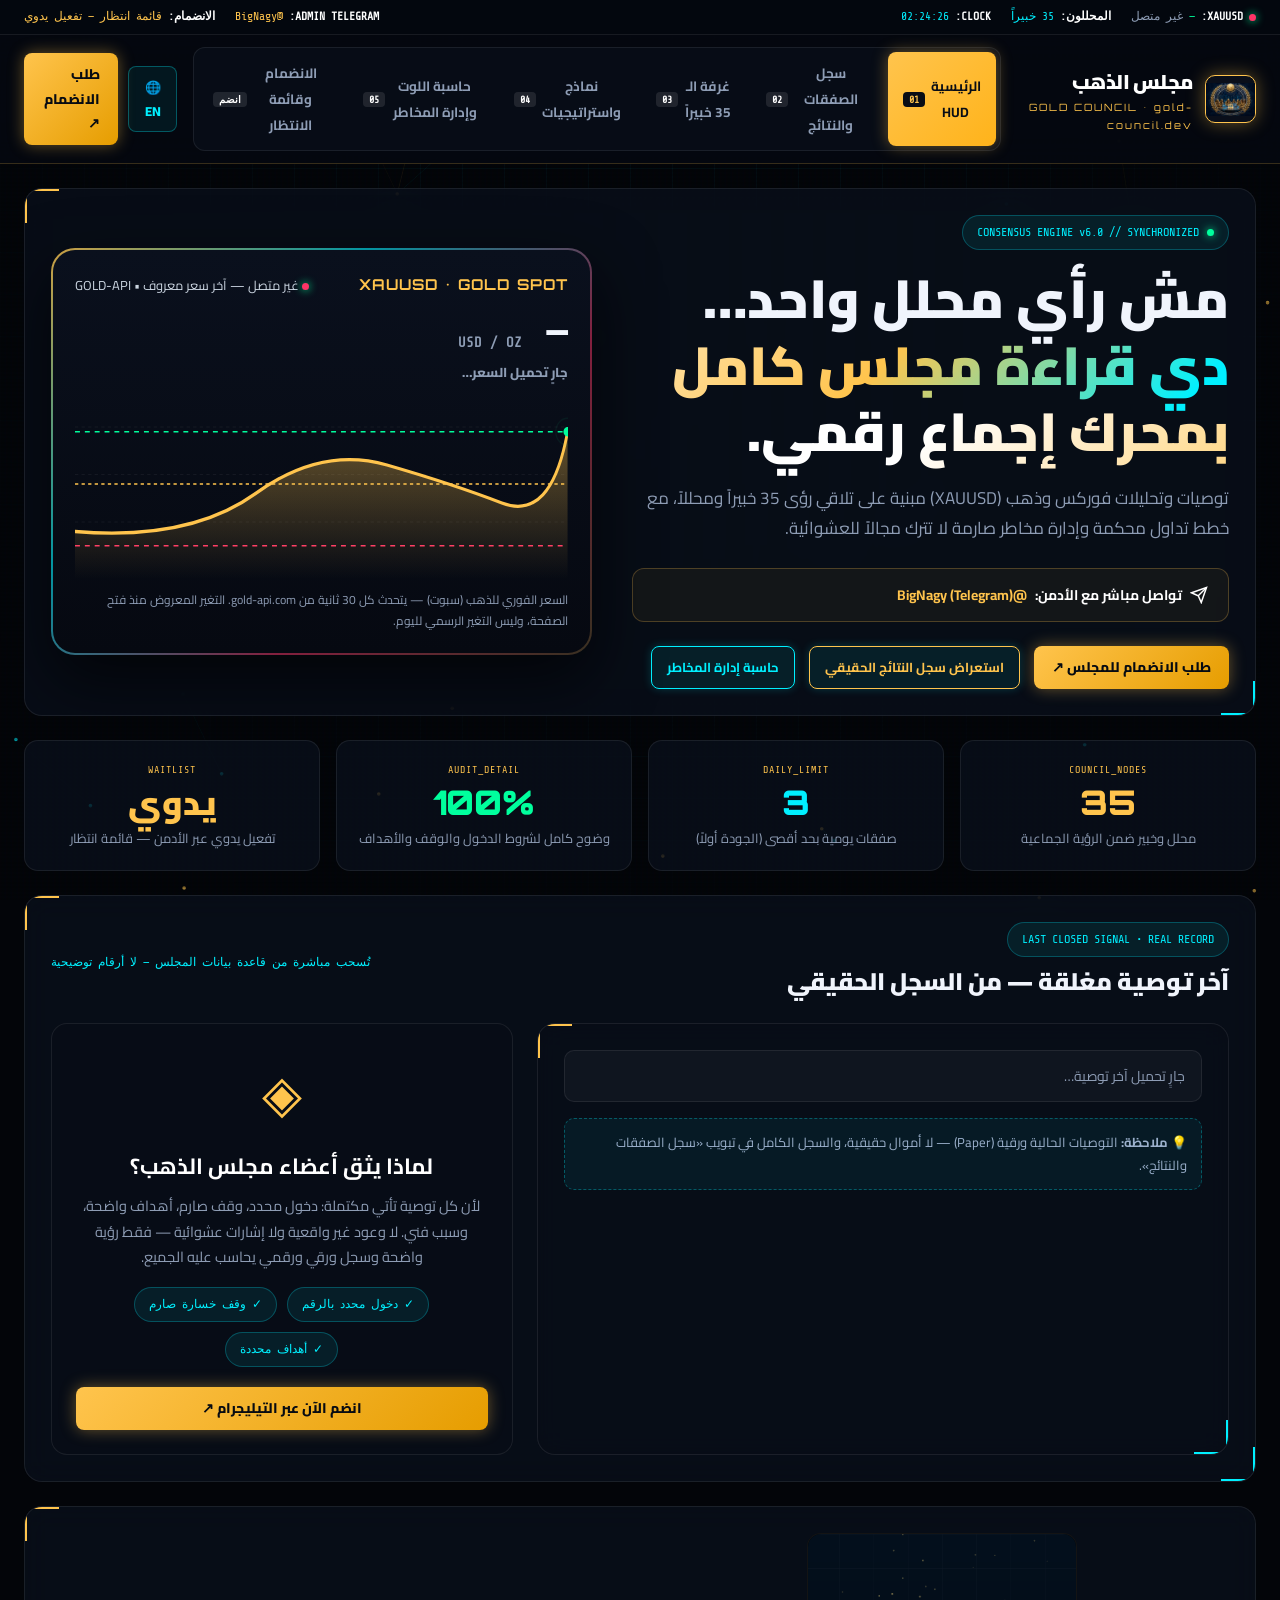
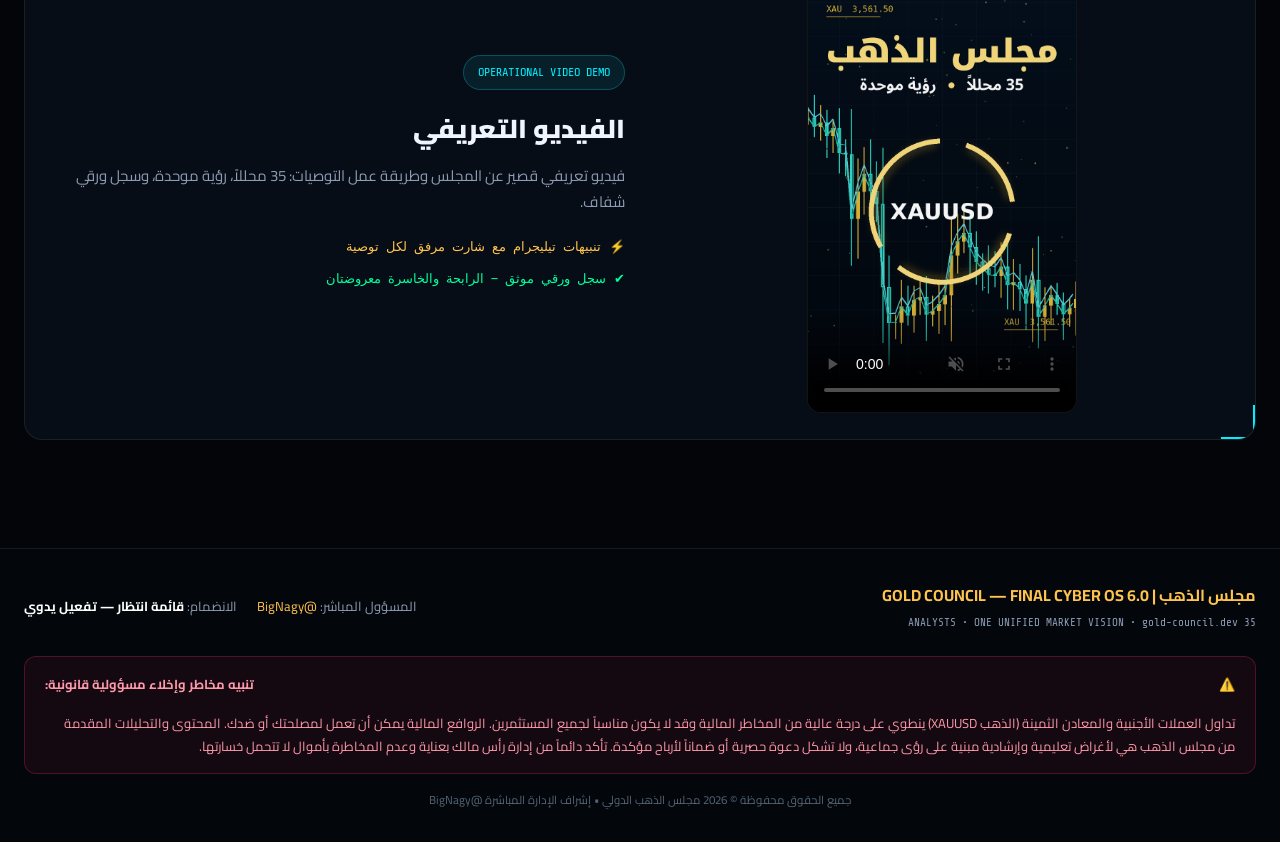
<file: site/index.html>
<!doctype html>
<html lang="ar" dir="rtl">
<head>
<meta charset="utf-8">
<meta name="viewport" content="width=device-width, initial-scale=1">
<title>مجلس الذهب | GOLD COUNCIL — Ultimate Cyber Terminal OS 6.0</title>
<meta name="description" content="مجلس الذهب — تحليلات وتوصيات XAUUSD برؤية جماعية من 35 خبيراً، سعر ذهب فوري مباشر، سجل نتائج ورقي شفاف من قاعدة البيانات، وحاسبة مخاطر ذكية. الإشراف المباشر @BigNagy">
<link rel="icon" type="image/png" href="assets/gold-council-logo.png">
<link rel="preconnect" href="https://fonts.googleapis.com">
<link rel="preconnect" href="https://fonts.gstatic.com" crossorigin>
<link href="https://fonts.googleapis.com/css2?family=Cairo:wght@400;600;700;800;900&family=Orbitron:wght@500;700;900&family=Share+Tech+Mono&display=swap" rel="stylesheet">
<style>
:root{
  --bg:#030509;
  --bg-panel:rgba(10,16,28,.78);
  --bg-card:rgba(13,22,38,.85);
  --gold:#ffc44d;
  --gold2:#ffe09a;
  --gold-glow:rgba(255,196,77,.4);
  --cyan:#00f0ff;
  --cyan-glow:rgba(0,240,255,.35);
  --green:#00ff9d;
  --red:#ff3366;
  --violet:#9d4edd;
  --text:#f0f4fc;
  --muted:#8e9db5;
  --border:rgba(255,255,255,.08);
  --border-gold:rgba(255,196,77,.3);
  --border-cyan:rgba(0,240,255,.3);
  --font-ar:'Cairo',Tahoma,sans-serif;
  --font-disp:'Orbitron','Cairo',sans-serif;
  --font-mono:'Share Tech Mono',monospace;
}
*{box-sizing:border-box;margin:0;padding:0}
html{scroll-behavior:smooth}
body{
  background:var(--bg);
  color:var(--text);
  font-family:var(--font-ar);
  line-height:1.75;
  overflow-x:hidden;
  min-height:100vh;
}
a{color:inherit;text-decoration:none}
button{font-family:inherit;cursor:pointer}
.mono{font-family:var(--font-mono);letter-spacing:1px}
.disp{font-family:var(--font-disp)}

/* FX Backgrounds */
#cyber-canvas{position:fixed;inset:0;z-index:-2;pointer-events:none}
.scanlines{
  position:fixed;inset:0;z-index:-1;pointer-events:none;
  background:linear-gradient(rgba(18,16,16,0) 50%, rgba(0,0,0,.25) 50%), linear-gradient(90deg, rgba(255,0,0,.02), rgba(0,255,0,.01), rgba(0,0,255,.02));
  background-size:100% 4px, 6px 100%;
  opacity:.6;
}
.grid-overlay{
  position:fixed;inset:0;z-index:-3;pointer-events:none;
  background-image:linear-gradient(rgba(0,240,255,.04) 1px, transparent 1px), linear-gradient(90deg, rgba(0,240,255,.04) 1px, transparent 1px);
  background-size:42px 42px;
  mask-image:radial-gradient(ellipse at 50% 30%, #000 25%, transparent 85%);
}

/* BOOT OVERLAY */
#boot{position:fixed;inset:0;z-index:999;background:#030509;display:flex;flex-direction:column;align-items:center;justify-content:center;gap:18px;transition:opacity .6s,visibility .6s}
#boot.done{opacity:0;visibility:hidden;pointer-events:none}
#boot .logo-boot{width:132px;height:88px;border-radius:24px;display:grid;place-items:center;background:transparent;animation:pulseBoot 1.4s ease-in-out infinite}
@keyframes pulseBoot{50%{transform:scale(1.08)}}
#boot p{font-size:17px;font-weight:800;color:#e2e8f0}
#boot small{color:var(--cyan);font-family:var(--font-disp);font-size:12px;letter-spacing:2px}
.bootbar{width:min(320px,75%);height:4px;border-radius:99px;background:rgba(255,255,255,.1);overflow:hidden}
.bootbar i{display:block;height:100%;width:45%;background:linear-gradient(90deg,var(--gold),var(--cyan),var(--red));border-radius:99px;animation:bootRun 1.2s ease-in-out infinite}
@keyframes bootRun{0%{transform:translateX(160%)}100%{transform:translateX(-320%)}}

/* Telemetry Header */
.telemetry-bar{
  background:rgba(4,8,15,.96);
  border-bottom:1px solid var(--border);
  padding:7px 24px;
  font-family:var(--font-mono);
  font-size:11.5px;
  color:var(--cyan);
  display:flex;
  justify-content:space-between;
  align-items:center;
  position:relative;
  z-index:100;
  overflow:hidden;
}
.tele-group{display:flex;gap:20px;align-items:center;flex-wrap:wrap}
.tele-item{display:flex;gap:6px;align-items:center}
.tele-item b{color:#fff}
.tele-live-dot{width:7px;height:7px;border-radius:50%;background:var(--green);box-shadow:0 0 8px var(--green);animation:blink 1.5s infinite}
@keyframes blink{0%,100%{opacity:1}50%{opacity:.3}}

/* Navigation */
.header{
  position:sticky;top:0;z-index:90;
  background:rgba(5,9,16,.88);
  backdrop-filter:blur(18px);
  border-bottom:1px solid rgba(255,196,77,.2);
  padding:12px 24px;
}
.nav-wrap{
  max-width:1420px;margin:auto;
  display:flex;justify-content:space-between;align-items:center;gap:16px;
}
.brand{display:flex;align-items:center;gap:12px}
.brand-logo{
  width:72px;height:48px;
  background:#0a0f1a;
  border:1px solid var(--gold);
  border-radius:10px;
  display:grid;place-items:center;
  overflow:hidden;
  box-shadow:0 0 18px var(--gold-glow);
}
.brand-text h1{font-size:20px;font-weight:900;color:#fff;letter-spacing:-.5px}
.brand-text span{font-family:var(--font-disp);font-size:10px;color:var(--gold);letter-spacing:2px;display:block;direction:ltr;text-align:right}

.tabs-nav{
  display:flex;gap:5px;background:rgba(9,15,26,.75);
  padding:4px;border-radius:12px;border:1px solid var(--border);
}
.tab-btn{
  background:transparent;border:none;color:var(--muted);
  padding:8px 15px;border-radius:8px;font-size:13.5px;font-weight:700;
  transition:.25s;display:flex;align-items:center;gap:6px;
}
.tab-btn:hover{color:#fff;background:rgba(255,255,255,.05)}
.tab-btn.active{
  color:#090d15;background:linear-gradient(135deg,var(--gold),#ffb31a);
  box-shadow:0 0 16px var(--gold-glow);
}
.tab-btn.active .tab-pill{background:#090d15;color:var(--gold)}
.tab-pill{font-family:var(--font-mono);font-size:10px;padding:2px 6px;border-radius:4px;background:rgba(255,255,255,.1);color:#fff}

.action-btns{display:flex;align-items:center;gap:10px}
.lang-btn{
  padding:8px 14px;border-radius:8px;border:1px solid var(--border-cyan);
  background:rgba(0,240,255,.07);color:var(--cyan);font-weight:800;font-size:13px;
  cursor:pointer;transition:.2s;
}
.lang-btn:hover{background:rgba(0,240,255,.18);box-shadow:0 0 12px var(--cyan-glow)}
.btn-dl{
  background:rgba(0,240,255,.08);border:1px solid var(--cyan);color:var(--cyan);
  padding:8px 15px;border-radius:8px;font-size:13px;font-weight:700;
  display:flex;align-items:center;gap:8px;box-shadow:0 0 10px rgba(0,240,255,.2);transition:.25s;
}
.btn-dl:hover{background:var(--cyan);color:#030710;box-shadow:0 0 20px var(--cyan-glow);transform:translateY(-2px)}
.btn-cta{
  background:linear-gradient(135deg,var(--gold),#e69d00);border:none;color:#070b12;
  padding:9px 18px;border-radius:8px;font-weight:800;font-size:14px;
  display:flex;align-items:center;gap:8px;box-shadow:0 0 16px var(--gold-glow);transition:.25s;
}
.btn-cta:hover{transform:translateY(-2px);filter:brightness(1.1);box-shadow:0 0 25px var(--gold-glow)}

/* TICKER REALTIME */
.ticker-sub{
  overflow:hidden;border-bottom:1px solid var(--border);
  background:rgba(6,10,18,.8);padding:9px 0;direction:ltr;
}
.ticker-track{display:flex;width:max-content;animation:tickScroll 30s linear infinite}
.ticker-sub:hover .ticker-track{animation-play-state:paused}
.tk-item{display:flex;align-items:center;gap:22px;padding-inline:16px;font-family:var(--font-mono);font-size:12px;color:var(--muted);white-space:nowrap}
.tk-item b{color:var(--gold)} .tk-item .up{color:var(--green)} .tk-item .down{color:var(--red)}
@keyframes tickScroll{to{transform:translateX(-50%)}}

/* Main Containers */
.main-content{max-width:1420px;margin:auto;padding:24px}
.tab-pane{display:none;animation:fadeIn .35s ease}
.tab-pane.active{display:block}
@keyframes fadeIn{from{opacity:0;transform:translateY(8px)}to{opacity:1;transform:translateY(0)}}

/* HUD Panels */
.hud-panel{
  background:var(--bg-panel);
  border:1px solid var(--border);
  border-radius:18px;
  padding:26px;
  position:relative;
  overflow:hidden;
  backdrop-filter:blur(14px);
  margin-bottom:24px;
}
.hud-panel::before{
  content:'';position:absolute;top:0;left:0;width:32px;height:32px;
  border-top:2px solid var(--gold);border-left:2px solid var(--gold);pointer-events:none;
}
.hud-panel::after{
  content:'';position:absolute;bottom:0;right:0;width:32px;height:32px;
  border-bottom:2px solid var(--cyan);border-right:2px solid var(--cyan);pointer-events:none;
}

/* HERO SECTION */
.hero-grid{display:grid;grid-template-columns:1.05fr .95fr;gap:40px;align-items:center}
.hero-tag{
  display:inline-flex;align-items:center;gap:8px;padding:6px 14px;
  background:rgba(0,240,255,.08);border:1px solid rgba(0,240,255,.25);border-radius:99px;
  color:var(--cyan);font-family:var(--font-mono);font-size:12px;margin-bottom:16px;
}
.hero-title{font-size:clamp(34px,4.2vw,58px);font-weight:900;line-height:1.24;margin-bottom:18px}
.hero-title span{
  background:linear-gradient(135deg,#fff 20%,var(--gold) 65%,var(--cyan) 95%);
  -webkit-background-clip:text;background-clip:text;color:transparent;
}
.hero-lead{color:var(--muted);font-size:17px;margin-bottom:24px;max-width:620px}
.contact-banner{
  display:flex;gap:18px;flex-wrap:wrap;align-items:center;padding:14px 20px;
  background:rgba(255,196,77,.05);border:1px solid rgba(255,196,77,.25);
  border-radius:12px;margin-bottom:24px;
}
.contact-link{display:flex;align-items:center;gap:8px;color:#fff;font-weight:700;font-size:14px}
.contact-link:hover{color:var(--gold)}

/* Holographic Live Card */
.holo-card{
  position:relative;border-radius:24px;padding:2px;
  background:linear-gradient(135deg,rgba(255,196,77,.8),rgba(0,240,255,.6),rgba(255,51,102,.5),rgba(255,196,77,.2));
  box-shadow:0 25px 65px rgba(0,0,0,.65);
}
.holo-inner{
  border-radius:22px;background:linear-gradient(180deg,#0a101d,#060911);
  padding:22px;position:relative;overflow:hidden;
}
.holo-top{display:flex;justify-content:space-between;align-items:center;font-size:13px;color:#cbd5e1}
.holo-top strong{font-family:var(--font-disp);color:var(--gold);font-size:15px;letter-spacing:1px}
.price-display{font-family:var(--font-mono);font-size:42px;font-weight:900;line-height:1.1;margin:12px 0 4px}
.price-display small{font-size:14px;color:var(--muted)}
.holo-chart-svg{width:100%;height:190px;display:block;margin-top:6px}
.holo-levels{display:grid;grid-template-columns:repeat(4,1fr);gap:8px;margin-top:14px}
.holo-lvl{
  border:1px solid rgba(255,255,255,.08);background:rgba(255,255,255,.03);
  border-radius:12px;padding:9px 6px;text-align:center;
}
.holo-lvl span{display:block;font-size:11px;color:var(--muted);font-family:var(--font-mono)}
.holo-lvl b{font-family:var(--font-mono);font-size:13px;direction:ltr;display:block}
.holo-lvl.tp b{color:var(--green)} .holo-lvl.sl b{color:var(--red)} .holo-lvl.en b{color:var(--gold)}

/* Metrics Row */
.metrics-row{display:grid;grid-template-columns:repeat(4,1fr);gap:16px;margin-bottom:24px}
.metric-card{
  background:var(--bg-panel);border:1px solid var(--border);
  border-radius:14px;padding:20px;text-align:center;position:relative;transition:.25s;
}
.metric-card:hover{transform:translateY(-3px);border-color:var(--border-gold)}
.metric-val{font-size:34px;font-weight:900;font-family:var(--font-disp);line-height:1.2}
.metric-lbl{font-size:13px;color:var(--muted);margin-top:4px}
.metric-code{font-family:var(--font-mono);font-size:10px;color:var(--gold);letter-spacing:1px;display:block;margin-bottom:4px}

/* SIGNAL LAB (Interactive BUY / SELL) */
.signal-lab-grid{display:grid;grid-template-columns:1.2fr .8fr;gap:24px}
.lab-tabs{display:flex;gap:10px;margin-bottom:16px}
.lab-tab{
  flex:1;padding:12px;border-radius:12px;border:1px solid var(--border);
  background:rgba(255,255,255,.03);color:#cbd5e1;font-weight:900;font-size:14px;
  cursor:pointer;transition:.2s;
}
.lab-tab.active-buy{background:linear-gradient(135deg,#00ffa3,#00c98a);color:#032b1d;border-color:transparent;box-shadow:0 0 18px rgba(0,255,163,.4)}
.lab-tab.active-sell{background:linear-gradient(135deg,#ff7a92,#ff3b5c);color:#2b0310;border-color:transparent;box-shadow:0 0 18px rgba(255,59,92,.4)}
.sig-rows{display:grid;gap:10px}
.sig-row-item{
  display:flex;justify-content:space-between;align-items:center;
  padding:13px 16px;background:rgba(255,255,255,.035);border:1px solid var(--border);
  border-radius:10px;font-size:14px;
}
.sig-row-item span{color:var(--muted)}
.sig-row-item b{font-family:var(--font-mono);font-size:14px;direction:ltr}
.sig-row-item b.gold{color:var(--gold)}
.sig-row-item b.green{color:var(--green)}
.sig-row-item b.red{color:var(--red)}
.sig-row-item b.cyan{color:var(--cyan)}
.conf-header{display:flex;justify-content:space-between;font-size:12.5px;color:var(--muted);font-weight:800;margin-top:16px}
.conf-bar{height:10px;border-radius:99px;background:rgba(255,255,255,.08);overflow:hidden;margin-top:8px}
.conf-bar i{display:block;height:100%;width:87%;background:linear-gradient(90deg,var(--gold),var(--cyan),var(--red));border-radius:99px;transition:width .8s ease}
.idea-note{
  margin-top:16px;font-size:13px;color:#9bb0cc;background:rgba(0,240,255,.06);
  border:1px dashed var(--border-cyan);padding:12px 14px;border-radius:10px;
}

/* Video Showcase Box */
.video-preview-box{
  position:relative;border-radius:14px;overflow:hidden;border:1px solid var(--border);
  background:#000;aspect-ratio:9 / 16;width:min(100%,270px);max-height:480px;
  justify-self:center;display:grid;place-items:center;
}
.video-preview-box video{width:100%;height:100%;object-fit:cover;display:block}
.video-bg-placeholder{
  position:absolute;inset:0;
  background:radial-gradient(circle at center,rgba(255,196,77,.18) 0%,#060911 80%);
}
.play-btn-cyber{
  width:68px;height:68px;border-radius:50%;
  background:linear-gradient(135deg,var(--gold),#d98e00);border:2px solid #fff;
  display:grid;place-items:center;color:#0b0f17;font-size:26px;
  box-shadow:0 0 30px var(--gold-glow);position:relative;z-index:2;cursor:pointer;
  transition:.25s;
}
.play-btn-cyber:hover{transform:scale(1.1);box-shadow:0 0 50px var(--gold-glow)}

/* TABLES (Signals & Paper Ledger) */
.cyber-table{width:100%;border-collapse:collapse;margin-top:16px}
.cyber-table th{
  background:rgba(13,20,36,.85);color:var(--gold);font-family:var(--font-mono);
  font-size:12px;letter-spacing:1px;text-align:right;padding:14px 18px;border-bottom:1px solid var(--border-gold);
}
.cyber-table td{padding:15px 18px;border-bottom:1px solid var(--border);font-size:14px}
.cyber-table tr:hover td{background:rgba(255,255,255,.025)}
.badge-tag{display:inline-block;padding:4px 10px;border-radius:99px;font-size:11px;font-weight:900;letter-spacing:.5px}
.badge-tag.paper{background:rgba(0,240,255,.12);color:var(--cyan);border:1px solid var(--border-cyan)}
.badge-tag.win{background:rgba(0,255,157,.12);color:var(--green);border:1px solid rgba(0,255,157,.35)}
.badge-tag.loss{background:rgba(255,51,102,.12);color:var(--red);border:1px solid rgba(255,51,102,.35)}

/* NODES GRID */
.nodes-grid{display:grid;grid-template-columns:repeat(auto-fill, minmax(185px, 1fr));gap:12px;margin-top:20px}
.node-card{
  background:rgba(12,18,32,.75);border:1px solid var(--border);border-radius:10px;
  padding:14px;font-size:13px;transition:.2s;display:flex;flex-direction:column;gap:6px;
}
.node-card:hover{border-color:var(--cyan);background:rgba(15,24,42,.95);transform:translateY(-2px)}
.node-top{display:flex;justify-content:space-between;align-items:center}
.node-id{font-family:var(--font-mono);color:var(--gold);font-size:11px}
.node-status{width:6px;height:6px;border-radius:50%;background:var(--green);box-shadow:0 0 6px var(--green)}
.node-name{font-weight:700;color:#fff}
.node-spec{color:var(--muted);font-size:11.5px}
.node-score{font-family:var(--font-mono);font-size:12px;color:var(--cyan);margin-top:auto}

/* RISK CALCULATOR */
.calc-grid{display:grid;grid-template-columns:1fr 1fr;gap:24px}
.calc-form-group{margin-bottom:16px}
.calc-form-group label{display:block;font-size:13.5px;font-weight:700;margin-bottom:6px;color:var(--muted)}
.calc-input{
  width:100%;background:rgba(8,12,20,.85);border:1px solid var(--border);
  border-radius:8px;padding:12px 16px;color:#fff;font-family:var(--font-mono);font-size:15px;outline:none;
}
.calc-input:focus{border-color:var(--gold)}
.calc-res-box{
  background:rgba(10,16,28,.9);border:1px solid var(--border-gold);border-radius:14px;
  padding:24px;display:flex;flex-direction:column;justify-content:center;align-items:center;text-align:center;
}
.calc-res-val{font-size:52px;font-weight:900;color:var(--gold);font-family:var(--font-disp);line-height:1}
.calc-res-lbl{font-size:14px;color:var(--muted);margin-top:8px}

/* VIP PRICING CARDS */
.pricing-wrap{display:grid;grid-template-columns:repeat(3, 1fr);gap:24px;margin-top:20px}
.price-card{
  background:var(--bg-panel);border:1px solid var(--border);border-radius:18px;
  padding:32px 24px;text-align:center;position:relative;transition:.3s;
}
.price-card.featured{
  border-color:var(--gold);box-shadow:0 0 35px rgba(255,196,77,.18);
  background:linear-gradient(180deg, rgba(20,30,50,.85) 0%, rgba(10,15,25,.95) 100%);
}
.featured-badge{
  position:absolute;top:-12px;left:50%;transform:translateX(-50%);
  background:linear-gradient(135deg,var(--gold),#ffb31a);color:#000;
  font-size:11px;font-weight:900;padding:4px 14px;border-radius:99px;font-family:var(--font-mono);
}
.price-amt{font-size:48px;font-weight:900;color:#fff;font-family:var(--font-disp);margin:16px 0 4px}
.price-amt small{font-size:16px;color:var(--muted);font-family:var(--font-ar)}
.price-features{list-style:none;margin:24px 0;text-align:right}
.price-features li{padding:8px 0;border-bottom:1px solid rgba(255,255,255,.05);font-size:14px;color:var(--muted)}
.price-features li b{color:#fff}

/* FAQ Accordion */
.faq-box details{
  padding:16px 20px;border:1px solid var(--border);background:rgba(12,18,30,.8);
  border-radius:14px;margin:12px 0;transition:.25s;
}
.faq-box details[open]{border-color:var(--border-gold);box-shadow:0 0 24px rgba(255,196,77,.08)}
.faq-box summary{
  cursor:pointer;font-weight:800;list-style:none;display:flex;justify-content:space-between;align-items:center;
}
.faq-box summary::after{content:'+';font-family:var(--font-disp);font-size:22px;color:var(--gold)}
.faq-box details[open] summary::after{content:'−'}
.faq-box p{color:var(--muted);margin:12px 0 0;font-size:14.5px}

/* Footer & Risk */
.footer{
  border-top:1px solid var(--border);background:rgba(4,7,12,.95);
  padding:32px 24px;margin-top:60px;color:var(--muted);font-size:13px;
}
.footer-wrap{max-width:1420px;margin:auto;display:flex;justify-content:space-between;align-items:center;flex-wrap:wrap;gap:16px}
.risk-warning{
  background:rgba(255,51,102,.07);border:1px solid rgba(255,51,102,.25);border-radius:12px;
  padding:16px 20px;font-size:13px;color:#ff99aa;margin-top:24px;line-height:1.75;
}

@media(max-width:1024px){
  .hero-grid,.signal-lab-grid,.calc-grid,.pricing-wrap{grid-template-columns:1fr}
  .metrics-row{grid-template-columns:repeat(2,1fr)}
  .tabs-nav{overflow-x:auto;max-width:100%}
}
</style>
</head>
<body>

<!-- Bootloader (From Final Vision) -->
<div id="boot">
  <div class="logo-boot"><img src="assets/gold-council-logo.png" alt="شعار مجلس الذهب" style="width:100%;height:100%;object-fit:contain;border-radius:24px;display:block"></div>
  <p>جارٍ تهيئة واجهة مجلس الذهب الشاملة…</p>
  <div class="bootbar"><i></i></div>
  <small>CONSENSUS ENGINE v6.0 · 35 NODES · ALL SYSTEMS SYNCHRONIZED</small>
</div>

<canvas id="cyber-canvas"></canvas>
<div class="scanlines"></div>
<div class="grid-overlay"></div>

<!-- Telemetry Live Bar -->
<div class="telemetry-bar">
  <div class="tele-group">
    <div class="tele-item"><span class="tele-live-dot" id="teleDot"></span> <b>XAUUSD:</b> <span id="telePrice" style="color:#00ff9d">—</span> <span id="teleStatus" style="color:var(--muted)">جارٍ التحميل…</span></div>
    <div class="tele-item"><b>المحللون:</b> <span>35 خبيراً</span></div>
    <div class="tele-item"><b>CLOCK:</b> <span id="clock" style="color:var(--cyan)">--:--:--</span></div>
  </div>
  <div class="tele-group">
    <div class="tele-item"><b>ADMIN TELEGRAM:</b> <a href="https://t.me/BigNagy" target="_blank" style="color:var(--gold)">@BigNagy</a></div>
    <div class="tele-item"><b>الانضمام:</b> <span style="color:var(--gold)">قائمة انتظار — تفعيل يدوي</span></div>
  </div>
</div>

<!-- Header Navigation -->
<header class="header">
  <div class="nav-wrap">
    <div class="brand">
      <div class="brand-logo">
        <img src="assets/gold-council-logo.png" alt="شعار مجلس الذهب" style="width:100%;height:100%;object-fit:contain;display:block">
      </div>
      <div class="brand-text">
        <h1>مجلس الذهب</h1>
        <span>GOLD COUNCIL • gold-council.dev</span>
      </div>
    </div>

    <!-- Multi-Page Tabs -->
    <nav class="tabs-nav">
      <button class="tab-btn active" onclick="switchTab('hud')">
        <span>الرئيسية HUD</span>
        <span class="tab-pill">01</span>
      </button>
      <button class="tab-btn" onclick="switchTab('signals')">
        <span>سجل الصفقات والنتائج</span>
        <span class="tab-pill">02</span>
      </button>
      <button class="tab-btn" onclick="switchTab('nodes')">
        <span>غرفة الـ 35 خبيراً</span>
        <span class="tab-pill">03</span>
      </button>
      <button class="tab-btn" onclick="switchTab('matrix')">
        <span>نماذج واستراتيجيات</span>
        <span class="tab-pill">04</span>
      </button>
      <button class="tab-btn" onclick="switchTab('calculator')">
        <span>حاسبة اللوت وإدارة المخاطر</span>
        <span class="tab-pill">05</span>
      </button>
      <button class="tab-btn" onclick="switchTab('vip')">
        <span>الانضمام وقائمة الانتظار</span>
        <span class="tab-pill">انضم</span>
      </button>
    </nav>

    <div class="action-btns">
      <button class="lang-btn" id="langBtn" onclick="toggleLang()">🌐 EN</button>
      <a class="btn-cta" href="https://t.me/BigNagy" target="_blank">
        طلب الانضمام ↗
      </a>
    </div>
  </div>
</header>

<main class="main-content">

  <!-- ==================== TAB 1: HUD TERMINAL ==================== -->
  <div id="tab-hud" class="tab-pane active">
    
    <!-- Hero Block -->
    <div class="hud-panel">
      <div class="hero-grid">
        <div>
          <div class="hero-tag">
            <span class="tele-live-dot"></span> CONSENSUS ENGINE v6.0 // SYNCHRONIZED
          </div>
          <h2 class="hero-title" id="heroTitle">
            مش رأي محلل واحد…<br>
            <span>دي قراءة مجلس كامل بمحرك إجماع رقمي.</span>
          </h2>
          <p class="hero-lead">
            توصيات وتحليلات فوركس وذهب (XAUUSD) مبنية على تلاقي رؤى 35 خبيراً ومحللاً، مع خطط تداول محكمة وإدارة مخاطر صارمة لا تترك مجالاً للعشوائية.
          </p>

          <div class="contact-banner">
            <div class="contact-link">
              <svg width="18" height="18" viewBox="0 0 24 24" fill="none" stroke="currentColor" stroke-width="2"><path d="M22 2L11 13"></path><polygon points="22 2 15 22 11 13 2 9 22 2"></polygon></svg>
              تواصل مباشر مع الأدمن: <a href="https://t.me/BigNagy" target="_blank" style="color:var(--gold)">@BigNagy (Telegram)</a>
            </div>

          </div>

          <div style="display:flex;gap:14px;flex-wrap:wrap">
            <a class="btn-cta" href="https://t.me/BigNagy" target="_blank">طلب الانضمام للمجلس ↗</a>
            <button class="btn-dl" onclick="switchTab('signals')" style="color:var(--gold);border-color:var(--gold)">استعراض سجل النتائج الحقيقي</button>
            <button class="btn-dl" onclick="switchTab('calculator')" style="color:var(--cyan);border-color:var(--cyan)">حاسبة إدارة المخاطر</button>
          </div>
        </div>

        <!-- Holographic Card (Integrated from Final Vision) -->
        <div class="holo-card">
          <div class="holo-inner">
            <div class="holo-top">
              <strong>XAUUSD • GOLD SPOT</strong>
              <span><span class="tele-live-dot" id="priceDot" style="display:inline-block"></span> <span id="priceStatus">جارٍ التحميل…</span> • GOLD-API</span>
            </div>
            <div class="price-display">
              <span id="priceVal">—</span> <small>USD / OZ</small>
            </div>
            <div style="font-size:13px;display:flex;gap:12px;align-items:center;flex-wrap:wrap">
              <span id="priceChange" style="color:var(--muted);font-weight:800">جارٍ تحميل السعر…</span>
              <span id="priceUpdated" style="color:var(--muted)"></span>
            </div>

            <!-- Holo Chart SVG with Target / Entry / SL lines -->
            <svg class="holo-chart-svg" viewBox="0 0 600 200" preserveAspectRatio="none">
              <defs>
                <linearGradient id="holoGrad" x1="0" y1="0" x2="0" y2="1">
                  <stop offset="0%" stop-color="#ffc44d" stop-opacity="0.38"/>
                  <stop offset="100%" stop-color="#ffc44d" stop-opacity="0.0"/>
                </linearGradient>
              </defs>
              <line x1="0" y1="40" x2="600" y2="40" stroke="rgba(255,255,255,0.06)" stroke-dasharray="4"/>
              <line x1="0" y1="90" x2="600" y2="90" stroke="rgba(255,255,255,0.06)" stroke-dasharray="4"/>
              <line x1="0" y1="140" x2="600" y2="140" stroke="rgba(255,255,255,0.06)" stroke-dasharray="4"/>
              
              <!-- TP & SL -->
              <line x1="0" y1="45" x2="600" y2="45" stroke="#00ff9d" stroke-width="1.8" stroke-dasharray="6"/>

              <line x1="0" y1="100" x2="600" y2="100" stroke="#ffc44d" stroke-width="1.5" stroke-dasharray="4"/>

              <line x1="0" y1="165" x2="600" y2="165" stroke="#ff3366" stroke-width="1.8" stroke-dasharray="6"/>

              <!-- Dynamic Price Path -->
              <path d="M 0 150 Q 140 160 220 110 T 380 80 T 520 120 T 600 45 L 600 200 L 0 200 Z" fill="url(#holoGrad)"/>
              <path d="M 0 150 Q 140 160 220 110 T 380 80 T 520 120 T 600 45" fill="none" stroke="#ffc44d" stroke-width="3.5" stroke-linecap="round"/>

              <circle cx="600" cy="45" r="5" fill="#00ff9d"/>
              <circle cx="600" cy="45" r="10" fill="none" stroke="#00ff9d" stroke-width="1.5" opacity="0.6">
                <animate attributeName="r" values="5;15" dur="1.8s" repeatCount="indefinite"/>
                <animate attributeName="opacity" values="0.8;0" dur="1.8s" repeatCount="indefinite"/>
              </circle>
            </svg>

            <div style="font-size:12px;color:var(--muted);margin-top:10px">السعر الفوري للذهب (سبوت) — يتحدث كل 30 ثانية من gold-api.com. التغير المعروض منذ فتح الصفحة، وليس التغير الرسمي لليوم.</div>
          </div>
        </div>
      </div>
    </div>

    <!-- Metrics Row with Counter Animation -->
    <div class="metrics-row">
      <div class="metric-card">
        <span class="metric-code">COUNCIL_NODES</span>
        <div class="metric-val" style="color:var(--gold)"><span data-count="35">35</span></div>
        <div class="metric-lbl">محلل وخبير ضمن الرؤية الجماعية</div>
      </div>
      <div class="metric-card">
        <span class="metric-code">DAILY_LIMIT</span>
        <div class="metric-val" style="color:var(--cyan)"><span data-count="3">3</span></div>
        <div class="metric-lbl">صفقات يومية بحد أقصى (الجودة أولاً)</div>
      </div>
      <div class="metric-card">
        <span class="metric-code">AUDIT_DETAIL</span>
        <div class="metric-val" style="color:var(--green)">100%</div>
        <div class="metric-lbl">وضوح كامل لشروط الدخول والوقف والأهداف</div>
      </div>
      <div class="metric-card">
        <span class="metric-code">WAITLIST</span>
        <div class="metric-val" style="color:var(--gold)">يدوي</div>
        <div class="metric-lbl">تفعيل يدوي عبر الأدمن — قائمة انتظار</div>
      </div>
    </div>

    <!-- Last Closed Signal (REAL — from Supabase, replaces the demo lab) -->
    <div class="hud-panel">
      <div style="display:flex;justify-content:space-between;align-items:center;margin-bottom:20px;flex-wrap:wrap;gap:10px">
        <div>
          <span class="hero-tag" style="margin-bottom:4px">LAST CLOSED SIGNAL • REAL RECORD</span>
          <h3 style="font-size:24px;font-weight:900">آخر توصية مغلقة — من السجل الحقيقي</h3>
        </div>
        <div style="font-family:var(--font-mono);font-size:12px;color:var(--cyan)">
          تُسحب مباشرة من قاعدة بيانات المجلس — لا أرقام توضيحية
        </div>
      </div>

      <div class="signal-lab-grid">
        <div class="hud-panel" style="margin:0;background:rgba(8,13,24,0.7)">
          <div class="sig-rows" id="lastSignalRows">
            <div class="sig-row-item"><span>جارٍ تحميل آخر توصية…</span></div>
          </div>
          <div class="idea-note">
            💡 <b>ملاحظة:</b> <span>التوصيات الحالية ورقية (Paper) — لا أموال حقيقية، والسجل الكامل في تبويب «سجل الصفقات والنتائج».</span>
          </div>
        </div>

        <div style="display:flex;flex-direction:column;justify-content:center;text-align:center;background:rgba(8,13,24,0.7);border-radius:16px;border:1px solid var(--border);padding:24px">
          <div style="font-size:52px;color:var(--gold);margin-bottom:8px">◈</div>
          <h4 style="font-size:22px;color:#fff;margin-bottom:8px">لماذا يثق أعضاء مجلس الذهب؟</h4>
          <p style="color:var(--muted);font-size:14.5px;line-height:1.75;margin-bottom:18px">
            لأن كل توصية تأتي مكتملة: دخول محدد، وقف صارم، أهداف واضحة، وسبب فني. لا وعود غير واقعية ولا إشارات عشوائية — فقط رؤية واضحة وسجل ورقي ورقمي يحاسب عليه الجميع.
          </p>
          <div style="display:flex;gap:10px;justify-content:center;flex-wrap:wrap">
            <span class="hero-tag" style="margin:0">✓ دخول محدد بالرقم</span>
            <span class="hero-tag" style="margin:0">✓ وقف خسارة صارم</span>
            <span class="hero-tag" style="margin:0">✓ أهداف محددة</span>
          </div>
          <a class="btn-cta" href="https://t.me/BigNagy" target="_blank" style="margin-top:20px;justify-content:center">
            انضم الآن عبر التيليجرام ↗
          </a>
        </div>
      </div>
    </div>

    <!-- Video Showcase Section -->
    <div class="hud-panel">
      <div style="display:grid;grid-template-columns:1fr 1fr;gap:30px;align-items:center">
        <div class="video-preview-box">
          <video src="assets/gold-council-intro-vertical.mp4" poster="assets/video-poster.png" autoplay muted loop playsinline controls></video>
        </div>
        <div>
          <span class="hero-tag">OPERATIONAL VIDEO DEMO</span>
          <h3 style="font-size:26px;font-weight:900;margin-bottom:12px">الفيديو التعريفي</h3>
          <p style="color:var(--muted);margin-bottom:20px;font-size:15px">
            فيديو تعريفي قصير عن المجلس وطريقة عمل التوصيات: 35 محللاً، رؤية موحدة، وسجل ورقي شفاف.
          </p>
          <div style="display:grid;gap:10px;font-family:var(--font-mono);font-size:13px">
            <div style="display:flex;align-items:center;gap:8px;color:var(--gold)">
              <span>⚡</span> تنبيهات تيليجرام مع شارت مرفق لكل توصية
            </div>
            <div style="display:flex;align-items:center;gap:8px;color:var(--green)">
              <span>✔</span> سجل ورقي موثق — الرابحة والخاسرة معروضتان
            </div>
          </div>
        </div>
      </div>
    </div>

  </div>

  <!-- ==================== TAB 2: SIGNALS & PAPER LEDGER ==================== -->
  <div id="tab-signals" class="tab-pane">
    <div class="hud-panel">
      <!-- Section from Final Vision: Real Paper Journal with Losers & Stat details -->
      <div style="display:flex;justify-content:space-between;align-items:center;margin-bottom:20px;flex-wrap:wrap;gap:12px">
        <div>
          <span class="hero-tag">AUDITED REAL RECORD • PAPER & LIVE</span>
          <h3 style="font-size:26px;font-weight:900">سجل حقيقي وشفاف… حتى الخسارة معروضة قبل الربح</h3>
          <p style="color:var(--muted);font-size:14.5px">أرقام ونتائج موثقة — لا أرباح وهمية، ولا صفقات مخفية. السجل هو الحجة الوحيدة التي نعترف بها.</p>
        <p id="journalUpdated" style="color:var(--muted);font-size:12px"></p>
        </div>
        <div style="display:flex;gap:8px">
          <span class="badge-tag paper">● سجل معتمد ومحدث 2026</span>
        </div>
      </div>

      <!-- Journal Box (Dual View) -->
      <div style="display:grid;grid-template-columns:1fr 1fr;gap:20px;margin-bottom:24px">
        <div class="hud-panel" style="margin:0;background:rgba(8,14,24,0.7)">
          <span class="badge-tag paper">● PAPER AUDIT — نتائج مرحلة التوثيق الورقي</span>
          <div style="font-family:var(--font-mono);font-size:48px;font-weight:900;color:var(--gold);margin-top:10px"><span id="statAvgR">+0.25</span> <small style="font-size:20px;color:var(--muted)">R</small></div>
          <p style="color:var(--muted);font-size:13.5px">متوسط العائد لكل صفقة مغلقة · إجمالي المحقق: <b style="color:#fff" id="statTotalR">+2.997R</b></p>
          <div class="sig-rows" style="margin-top:14px">
            <div class="sig-row-item"><span>إجمالي الصفقات المغلقة</span><b class="gold" id="statClosed">5 صفقات</b></div>
            <div class="sig-row-item"><span>نسبة الربح والخسارة</span><b><span style="color:var(--green)" id="statWins">2 رابحة</span> / <span style="color:var(--red)" id="statLosses">2 خاسرة</span> · <span id="statExpired">1 منتهية</span></b></div>
            <div class="sig-row-item"><span>نسبة الفوز (Win Rate)</span><b class="cyan"><span id="statWinRate">50%</span> موثقة</b></div>
            <div class="sig-row-item"><span>الدلالة الإحصائية</span><b class="gold">اختبار t ≈ <span id="statT">0.66</span></b></div>
          </div>
        </div>

        <div class="hud-panel" style="margin:0;background:rgba(8,14,24,0.7)">
          <h4 style="font-size:18px;margin-bottom:8px;color:#fff">قواعد النشر والشفافية الصارمة</h4>
          <p style="color:var(--muted);font-size:13.5px">كل صفقة تدون كما حدثت تماماً — بلا تجميل أو إعادة تسعير.</p>
          <div class="sig-rows" style="margin-top:14px">
            <div class="sig-row-item"><span>TP1 — الأهداف الأولى</span><b><span class="badge-tag win">+1.50R WIN</span> <span id="statTp1">× 2</span></b></div>
            <div class="sig-row-item"><span>Stop Loss — وقف الخسارة</span><b><span class="badge-tag loss">-1.00R LOSS</span> <span id="statSl">× 2</span></b></div>
            <div class="sig-row-item"><span>الصفقات المنتهية بالدخول</span><b>— <span id="statExp">× 1</span></b></div>
            <div class="sig-row-item"><span>القاعدة الذهبية</span><b class="cyan">إدارة المخاطر تسبق البحث عن الربح</b></div>
          </div>
        </div>
      </div>

      <!-- Live Signals Table -->
      <h4 style="font-size:20px;margin-bottom:12px;color:var(--gold)">الصفقات المغلقة — السجل الورقي الحقيقي</h4>
      <table class="cyber-table">
        <thead>
          <tr>
            <th>التاريخ</th>
            <th>الأداة / الزوج</th>
            <th>الاتجاه</th>
            <th>الدخول</th>
            <th>الوقف SL</th>
            <th>الأهداف TP1 · TP2</th>
            <th>النتيجة</th>
            <th>العائد</th>
          </tr>
        </thead>
        <tbody id="journalBody">
          <tr><td colspan="8" style="text-align:center;color:var(--muted)">جارٍ تحميل السجل الحقيقي من قاعدة البيانات…</td></tr>
        </tbody>
      </table>
      <p style="color:var(--muted);font-size:12.5px;margin-top:12px">مرحلة ورقية (Paper) — لا أموال حقيقية. الأرقام من قاعدة بيانات مجلس الذهب (Supabase) وتتحدث تلقائياً كل ساعة.</p>
    </div>
  </div>

  <!-- ==================== TAB 3: 35 ANALYST NODES ==================== -->
  <div id="tab-nodes" class="tab-pane">
    <div class="hud-panel">
      <div style="display:flex;justify-content:space-between;align-items:center;flex-wrap:wrap;gap:12px">
        <div>
          <span class="hero-tag">DECENTRALIZED INTELLIGENCE NETWORK</span>
          <h3 style="font-size:26px;font-weight:900">شبكة العقد التحليلية الـ 35 (Analyst Nodes)</h3>
          <p style="color:var(--muted);font-size:14px">تلاقي مدارس التحليل المختلفة (SMC, Order Flow, Macro, Wyckoff) لضمان اتخاذ قرار جماعي مدروس.</p>
        </div>
        <div class="contact-banner" style="margin:0;padding:8px 16px">
          <span style="color:var(--green)">● 35 خبيراً — أسماء الوكلاء الحقيقية</span>
        </div>
      </div>

      <div class="nodes-grid" id="nodesContainer">
        <!-- Rendered by JS -->
      </div>
    </div>
  </div>

  <!-- ==================== TAB 4: STRATEGY MATRIX ==================== -->
  <div id="tab-matrix" class="tab-pane">
    <div class="hud-panel">
      <span class="hero-tag">WHY GOLD COUNCIL • METHOD</span>
      <h3 style="font-size:26px;font-weight:900;margin-bottom:8px">ركائز العمل واستراتيجيات التحليل المؤسسي</h3>
      <p style="color:var(--muted);margin-bottom:24px">المنهجية الفنية المتبعة قبل إصدار أي توصية لضمان أعلى درجات الانضباط المالي:</p>

      <div style="display:grid;grid-template-columns:repeat(3,1fr);gap:20px">
        <div class="hud-panel" style="margin:0;background:rgba(8,14,24,0.7)">
          <div style="font-size:32px;margin-bottom:8px">◎</div>
          <h4 style="font-size:18px;color:var(--gold);margin-bottom:8px">01 / التحليل الجماعي (Sync)</h4>
          <p style="color:var(--muted);font-size:13.5px">
            قراءة متعددة للسوق تجمع وجهات نظر 35 محللاً قبل طرح التوصية، والخلاف يحسم بالأرقام والنسب لا بالصوت الأعلى.
          </p>
        </div>
        <div class="hud-panel" style="margin:0;background:rgba(8,14,24,0.7)">
          <div style="font-size:32px;margin-bottom:8px">⌁</div>
          <h4 style="font-size:18px;color:var(--cyan);margin-bottom:8px">02 / خطة تداول متكاملة (Plan)</h4>
          <p style="color:var(--muted);font-size:13.5px">
            نقطة دخول، وقف خسارة، وهدفان (TP1/TP2)، مع رسم بياني واضح وشرح الفكرة لتعرف سبب الدخول وموعد الخروج قبل الضغط على الزر.
          </p>
        </div>
        <div class="hud-panel" style="margin:0;background:rgba(8,14,24,0.7)">
          <div style="font-size:32px;margin-bottom:8px">◷</div>
          <h4 style="font-size:18px;color:var(--green);margin-bottom:8px">03 / الانتقائية في الفرص (Filter)</h4>
          <p style="color:var(--muted);font-size:13.5px">
            بحد أقصى ثلاث توصيات يومياً. إن لم توجد فرصة قوية تستحق المخاطرة فلا توجد توصية — فالصمت قرار مدروس وليس غياباً.
          </p>
        </div>
        <div class="hud-panel" style="margin:0;background:rgba(8,14,24,0.7)">
          <div style="font-size:32px;margin-bottom:8px">▤</div>
          <h4 style="font-size:18px;color:var(--gold);margin-bottom:8px">04 / سجل نتائج مفتوح (Ledger)</h4>
          <p style="color:var(--muted);font-size:13.5px">
            عرض الصفقات الرابحة والخاسرة بوضوح تام دون إخفاء النتائج السلبية، فالسجل هو البرهان الوحيد على المصداقية.
          </p>
        </div>
        <div class="hud-panel" style="margin:0;background:rgba(8,14,24,0.7)">
          <div style="font-size:32px;margin-bottom:8px">◆</div>
          <h4 style="font-size:18px;color:var(--red);margin-bottom:8px">05 / إدارة المخاطر (Risk)</h4>
          <p style="color:var(--muted);font-size:13.5px">
            مستويات وقف وأهداف محددة والتزام بحجم مخاطرة لا يتجاوز 1-2% لكل صفقة — حماية رأس المال مقدمة على مضاعفة الأرباح.
          </p>
        </div>
        <div class="hud-panel" style="margin:0;background:rgba(8,14,24,0.7)">
          <div style="font-size:32px;margin-bottom:8px">♧</div>
          <h4 style="font-size:18px;color:var(--cyan);margin-bottom:8px">06 / اشتراك بإشراف الأدمن (Access)</h4>
          <p style="color:var(--muted);font-size:13.5px">
            تفعيل ومتابعة يدوية مباشرة من مسؤول القناة بعد مراجعة الطلب لضمان انضباط الأعضاء. الأدمن المباشر: <b>@BigNagy</b>.
          </p>
        </div>
      </div>
    </div>
  </div>

  <!-- ==================== TAB 5: RISK CALCULATOR ==================== -->
  <div id="tab-calculator" class="tab-pane">
    <div class="hud-panel">
      <span class="hero-tag">CYBER LOT & RISK ENGINE</span>
      <h3 style="font-size:26px;font-weight:900;margin-bottom:8px">حاسبة إدارة المخاطر وتحديد حجم اللوت الذكي</h3>
      <p style="color:var(--muted);margin-bottom:24px">حدد حجم العقد المناسب بدقة قبل فتح أي صفقة على الذهب XAUUSD لحماية رصيد حسابك:</p>

      <div class="calc-grid">
        <div class="hud-panel" style="margin:0;background:rgba(8,14,24,0.85)">
          <div class="calc-form-group">
            <label>رأس المال الإجمالي (USD):</label>
            <input type="number" id="calcEquity" class="calc-input" value="5000" oninput="calculateLot()">
          </div>
          <div class="calc-form-group">
            <label>نسبة المخاطرة المقبولة للصفقة (%):</label>
            <input type="number" id="calcRiskPercent" class="calc-input" value="2" step="0.5" oninput="calculateLot()">
          </div>
          <div class="calc-form-group">
            <label>عدد نقاط وقف الخسارة (Stop Loss Pips):</label>
            <input type="number" id="calcSlPips" class="calc-input" value="130" oninput="calculateLot()">
          </div>
          <button class="btn-cta" style="width:100%;margin-top:10px;justify-content:center" onclick="calculateLot()">إعادة الحساب اللحظي</button>
        </div>

        <div class="calc-res-box">
          <span style="font-family:var(--font-mono);font-size:12px;color:var(--cyan)">RECOMMENDED LOT SIZE</span>
          <div class="calc-res-val" id="resLot">0.07</div>
          <div class="calc-res-lbl">عقد موصى به (Standard Lot) على الذهب XAUUSD</div>
          <div style="margin-top:16px;font-family:var(--font-mono);font-size:14px;color:var(--gold)" id="resMoneyRisk">
            المبلغ المعرض للمخاطرة: $100.00
          </div>
        </div>
      </div>
    </div>
  </div>

  <!-- ==================== TAB 6: VIP ACCESS & FAQ ==================== -->
  <div id="tab-vip" class="tab-pane">
    <div class="hud-panel" style="text-align:center">
      <span class="hero-tag">JOIN THE COUNCIL • WAITLIST</span>
      <h3 style="font-size:32px;font-weight:900;margin-bottom:8px">الانضمام إلى مجلس الذهب — قائمة انتظار</h3>
      <p style="color:var(--muted);max-width:680px;margin:auto">
        انضم لقائمة انتظار <b>مجلس الذهب</b> — التفعيل يدوي ومباشر من الأدمن @BigNagy بعد مراجعة الطلب.
      </p>

      <div class="pricing-wrap">
        <div class="price-card featured" style="max-width:640px;margin:auto">
          <div class="featured-badge">المرحلة الحالية: ورقية (Paper)</div>
          <h4 style="font-size:22px;color:var(--gold)">الانضمام — قائمة انتظار</h4>
          <div class="price-amt">تفعيل يدوي <small>عبر الأدمن</small></div>
          <p style="color:var(--muted);font-size:13px">لا اشتراكات مدفوعة قبل اكتمال شهر التوثيق الورقي وإثبات الحافة الإحصائية. انضم لقائمة الانتظار وسيتواصل معك الأدمن مباشرة.</p>
          <ul class="price-features">
            <li><b>⚡ 1 إلى 3 توصيات يومياً</b> على الذهب XAUUSD — كحد أقصى</li>
            <li><b>📊 شارت وشرح فني</b> مع كل توصية</li>
            <li><b>🔒 سجل ورقي موثق</b> — الرابحة والخاسرة معروضتان</li>
          </ul>
          <a class="btn-cta" href="https://t.me/BigNagy" target="_blank" style="width:100%;justify-content:center">
            طلب الانضمام عبر التيليجرام ↗
          </a>
        </div>
      </div>
    </div>

    <!-- FAQ Accordion (Integrated from Final Vision) -->
    <div class="hud-panel faq-box">
      <div style="text-align:center;margin-bottom:20px">
        <span class="hero-tag">FAQ</span>
        <h3 style="font-size:26px;font-weight:900">الأسئلة الشائعة حول المجلس والتوصيات</h3>
      </div>

      <details open>
        <summary>هل التوصيات للذهب فقط؟</summary>
        <p>التركيز الأساسي والمحوري على الذهب XAUUSD، مع إمكانية نشر فرص فوركس انتقائية أخرى (مثل EURUSD / GBPUSD) بعد إثبات الحافة على الذهب أولاً، عندما تنطبق عليها معايير إجماع المجلس.</p>
      </details>
      <details>
        <summary>كم توصية يتم نشرها يومياً؟</summary>
        <p>بحد أقصى ثلاث توصيات يومياً، وقد يقل العدد أو لا توجد أي توصية إطلاقاً في الأيام المتذبذبة حفاظاً على رأس المال وعدم التورط في صفقات غير واضحة المعالم.</p>
      </details>
      <details>
        <summary>هل يوجد سجل معتمد ومفتوح للنتائج؟</summary>
        <p>نعم، السجل الورقي والرقمي معروض بشفافية تامة في تبويب "سجل الصفقات"، متضمناً نقاط الدخول، وقف الخسارة، والصفقات الرابحة والخاسرة على حد سواء.</p>
      </details>
      <details>
        <summary>هل تضمن التوصيات تحقيق أرباح مؤكدة؟</summary>
        <p>لا توجد أي توصية تضمن الربح في الأسواق المالية. التداول ينطوي على مخاطر، وإدارة رأس المال والالتزام الصارم باللوت المحسوب هي خط الدفاع الأول لأي متداول ناجح.</p>
      </details>
    </div>
  </div>

</main>

<!-- Footer -->
<footer class="footer">
  <div class="footer-wrap">
    <div>
      <b style="color:var(--gold);font-size:16px">مجلس الذهب | GOLD COUNCIL — FINAL CYBER OS 6.0</b>
      <div style="font-family:var(--font-mono);font-size:11px;margin-top:4px">
        35 ANALYSTS • ONE UNIFIED MARKET VISION • gold-council.dev
      </div>
    </div>

    <div style="display:flex;gap:20px;align-items:center;flex-wrap:wrap">
      <div>المسؤول المباشر: <a href="https://t.me/BigNagy" target="_blank" style="color:var(--gold)">@BigNagy</a></div>
      <div>الانضمام: <b style="color:#fff">قائمة انتظار — تفعيل يدوي</b></div>
    </div>
  </div>

  <div class="footer-wrap risk-warning">
    ⚠️ <b>تنبيه مخاطر وإخلاء مسؤولية قانونية:</b> تداول العملات الأجنبية والمعادن الثمينة (الذهب XAUUSD) ينطوي على درجة عالية من المخاطر المالية وقد لا يكون مناسباً لجميع المستثمرين. الروافع المالية يمكن أن تعمل لمصلحتك أو ضدك. المحتوى والتحليلات المقدمة من مجلس الذهب هي لأغراض تعليمية وإرشادية مبنية على رؤى جماعية، ولا تشكل دعوة حصرية أو ضماناً لأرباح مؤكدة. تأكد دائماً من إدارة رأس مالك بعناية وعدم المخاطرة بأموال لا تتحمل خسارتها.
  </div>
  <div style="text-align:center;font-size:11.5px;color:#556677;margin-top:16px">
    جميع الحقوق محفوظة © 2026 مجلس الذهب الدولي • إشراف الإدارة المباشرة @BigNagy
  </div>
</footer>

<script>
// Bootloader simulation
window.addEventListener('load', () => {
  setTimeout(() => {
    const boot = document.getElementById('boot');
    if(boot) boot.classList.add('done');
  }, 950);
});

// Tab Switching (Multi-page SPA)
function switchTab(tabId){
  document.querySelectorAll('.tab-btn').forEach(btn => btn.classList.remove('active'));
  document.querySelectorAll('.tab-pane').forEach(pane => pane.classList.remove('active'));
  
  const targetBtn = Array.from(document.querySelectorAll('.tab-btn')).find(b => b.getAttribute('onclick').includes(tabId));
  if(targetBtn) targetBtn.classList.add('active');

  const targetPane = document.getElementById('tab-' + tabId);
  if(targetPane) targetPane.classList.add('active');
  window.scrollTo({top: 0, behavior: 'smooth'});
}

// Live Digital Clock
function updateClock(){
  const d = new Date();
  const clk = document.getElementById('clock');
  if(clk) clk.textContent = d.toLocaleTimeString('en-GB');
}
setInterval(updateClock, 1000);
updateClock();



// Real Live Price — gold-api.com (free, no key, CORS open).
// XAU spot (ounce, USD), refreshed every 30s to match the source.
// On failure the LAST KNOWN price stays on screen and the status
// flips to OFFLINE — never a simulated price.
let firstGoldPrice = null;
let lastGoldPrice = null;
let lastGoldOk = false;
let lastGoldTime = null;
function gcRefreshPriceTexts(){
  const dot = document.getElementById('priceDot');
  const statusEl = document.getElementById('priceStatus');
  const teleDot = document.getElementById('teleDot');
  const teleStatus = document.getElementById('teleStatus');
  const chg = document.getElementById('priceChange');
  const upd = document.getElementById('priceUpdated');
  if(lastGoldOk){
    if(teleStatus) teleStatus.textContent = gcT('مباشر');
    if(statusEl) statusEl.textContent = gcT('مباشر • GOLD-API');
    if(dot) dot.style.background = 'var(--green)';
    if(teleDot) teleDot.style.background = 'var(--green)';
    if(firstGoldPrice !== null && lastGoldPrice !== null && chg){
      const diff = lastGoldPrice - firstGoldPrice;
      const pct = firstGoldPrice ? (diff / firstGoldPrice * 100) : 0;
      const sign = diff >= 0 ? '▲ +' : '▼ ';
      chg.textContent = sign + Math.abs(diff).toFixed(2) + ' (' + (diff >= 0 ? '+' : '') + pct.toFixed(2) + '%) ' + gcT('منذ فتح الصفحة');
      chg.style.color = diff >= 0 ? 'var(--green)' : 'var(--red)';
    }
    if(upd && lastGoldTime) upd.textContent = gcT('آخر تحديث: ') + lastGoldTime + gcT(' — المصدر: gold-api.com (سبوت، وليس عقوداً آجلة)');
  } else {
    if(teleStatus) teleStatus.textContent = gcT('غير متصل');
    if(statusEl) statusEl.textContent = gcT('غير متصل — آخر سعر معروف');
    if(dot) dot.style.background = 'var(--red)';
    if(teleDot) teleDot.style.background = 'var(--red)';
  }
}
async function fetchGoldPrice(){
  try{
    const res = await fetch('https://api.gold-api.com/price/XAU');
    if(!res.ok) throw new Error('HTTP ' + res.status);
    const data = await res.json();
    const price = Number(data.price);
    if(!isFinite(price)) throw new Error('bad price');
    if(firstGoldPrice === null) firstGoldPrice = price;
    lastGoldPrice = price;
    lastGoldOk = true;
    lastGoldTime = new Date().toLocaleTimeString('en-GB');
    const formatted = price.toLocaleString('en-US', {minimumFractionDigits: 2, maximumFractionDigits: 2});
    const pElem = document.getElementById('priceVal');
    if(pElem) pElem.textContent = formatted;
    const tElem = document.getElementById('telePrice');
    if(tElem) tElem.textContent = '$' + formatted;
    gcRefreshPriceTexts();
  }catch(e){
    lastGoldOk = false;
    gcRefreshPriceTexts();
  }
}
setInterval(fetchGoldPrice, 30000);

// Risk & Lot Calculator
function calculateLot(){
  const equity = parseFloat(document.getElementById('calcEquity').value) || 0;
  const riskPct = parseFloat(document.getElementById('calcRiskPercent').value) || 0;
  const slPips = parseFloat(document.getElementById('calcSlPips').value) || 1;

  const moneyRisk = equity * (riskPct / 100);
  let lot = moneyRisk / (slPips * 10);
  lot = Math.max(0.01, Math.round(lot * 100) / 100);

  document.getElementById('resLot').innerText = lot.toFixed(2);
  document.getElementById('resMoneyRisk').innerText = gcT('المبلغ المعرض للمخاطرة: $') + moneyRisk.toFixed(2);
}

// 35 Analyst Nodes — the REAL agent roster (names + layers, no invented scores)
const GC_AGENTS = [["R0", "النظام والاتجاه العام", "Regime & overall trend", "L0"], ["N0", "حظر الأخبار", "News blackout", "L0"], ["R1", "الصدمات", "Shocks", "L0"], ["R2", "السيولة", "Liquidity", "L0"], ["C1", "الاقتصاد الكلي", "Macroeconomics", "L1"], ["C2", "المعنويات", "Sentiment", "L1"], ["C3", "الجيوسياسة", "Geopolitics", "L1"], ["C4", "الأجندة الاقتصادية", "Economic calendar", "L1"], ["C5", "تقارير COT", "COT reports", "L1"], ["C6", "الأسواق المترابطة", "Intermarket", "L1"], ["C7", "النفط", "Oil", "L1"], ["S1", "الدعم والمقاومة", "Support & resistance", "L2"], ["S2", "فيبوناتشي", "Fibonacci", "L2"], ["S3a", "النماذج التوافقية", "Harmonic patterns", "L2"], ["S3b", "النماذج الكلاسيكية", "Classical patterns", "L2"], ["S4a", "السيولة الذكية SMC", "Smart Money SMC", "L2"], ["S4b", "وايكوف", "Wyckoff", "L2"], ["S4c", "موجات إليوت", "Elliott waves", "L2"], ["S5a", "الزخم", "Momentum", "L2"], ["S5b", "الاتجاه", "Trend", "L2"], ["S5c", "التذبذب", "Volatility", "L2"], ["S6", "زوايا جان", "Gann angles", "L2"], ["S10", "التدفقات", "Flows", "L2"], ["S11", "الشموع", "Candles", "L2"], ["S12", "بروفايل الحجم", "Volume profile", "L2"], ["S13", "الموسمية", "Seasonality", "L2"], ["X1", "جدران العرض والطلب", "Supply/demand walls", "L3"], ["X2", "دلتا الصفقات", "Trade delta", "L3"], ["X3", "تدفق الأوامر", "Order flow", "L3"], ["M1", "الحكم والقرار", "Arbiter & decision", "L4"], ["M2", "إدارة المخاطر", "Risk management", "L4"], ["M3", "محامي الشيطان", "Devil's advocate", "L4"], ["E1", "المقيّم وبوابة النشر", "Evaluator & publishing gate", "L4"], ["E2", "المحسّن", "Optimizer", "L4"], ["J1", "محلل السجل والتعلم", "Journal analyst & learning", "L4"]];
function initNodes(){
  const container = document.getElementById('nodesContainer');
  if(!container) return;
  container.innerHTML = GC_AGENTS.map(function(a, i){
    const role = gcLang === 'ar' ? a[1] : a[2];
    const layer = (gcLang === 'ar' ? 'الطبقة ' : 'Layer ') + a[3];
    return '<div class="node-card"><div class="node-top"><span class="node-id">NODE #' + String(i+1).padStart(2,'0') + ' · ' + a[0] + '</span><span class="node-status"></span></div><div class="node-name">' + a[0] + '</div><div class="node-spec">' + role + '</div><div class="node-score">' + layer + '</div></div>';
  }).join('');
}


// ---- Full AR/EN i18n ----
const GC_I18N = {
  "جارٍ تهيئة واجهة مجلس الذهب الشاملة…": "Initializing the Gold Council terminal…",
  "جارٍ التحميل…": "Loading…",
  "المحللون:": "Analysts:",
  "35 خبيراً": "35 experts",
  "الانضمام:": "Joining:",
  "قائمة انتظار — تفعيل يدوي": "Waitlist — manual activation",
  "مجلس الذهب": "Gold Council",
  "الرئيسية HUD": "Home HUD",
  "سجل الصفقات والنتائج": "Signals & Results Journal",
  "غرفة الـ 35 خبيراً": "The 35 Experts Room",
  "نماذج واستراتيجيات": "Models & Strategies",
  "حاسبة اللوت وإدارة المخاطر": "Lot & Risk Management Calculator",
  "الانضمام وقائمة الانتظار": "Join & Waitlist",
  "انضم": "Join",
  "طلب الانضمام ↗": "Request to Join ↗",
  "مش رأي محلل واحد…": "Not one analyst's opinion…",
  "دي قراءة مجلس كامل بمحرك إجماع رقمي.": "It's a whole council's vision via a digital consensus engine.",
  "توصيات وتحليلات فوركس وذهب (XAUUSD) مبنية على تلاقي رؤى 35 خبيراً ومحللاً، مع خطط تداول محكمة وإدارة مخاطر صارمة لا تترك مجالاً للعشوائية.": "Forex and gold (XAUUSD) signals and analysis built on the combined vision of 35 experts and analysts, with disciplined trade plans and strict risk management that leaves no room for randomness.",
  "طلب الانضمام للمجلس ↗": "Request to Join the Council ↗",
  "استعراض سجل النتائج الحقيقي": "View the Real Results Journal",
  "حاسبة إدارة المخاطر": "Risk Calculator",
  "جارٍ تحميل السعر…": "Loading price…",
  "السعر الفوري للذهب (سبوت) — يتحدث كل 30 ثانية من gold-api.com. التغير المعروض منذ فتح الصفحة، وليس التغير الرسمي لليوم.": "Gold spot price — updates every 30 seconds from gold-api.com. The change shown is since the page opened, not the official daily change.",
  "محلل وخبير ضمن الرؤية الجماعية": "analysts and experts in the collective vision",
  "صفقات يومية بحد أقصى (الجودة أولاً)": "trades per day max (quality first)",
  "وضوح كامل لشروط الدخول والوقف والأهداف": "full clarity of entry, stop and target conditions",
  "يدوي": "Manual",
  "تفعيل يدوي عبر الأدمن — قائمة انتظار": "Manual activation via the admin — waitlist",
  "آخر توصية مغلقة — من السجل الحقيقي": "Latest Closed Signal — From the Real Journal",
  "تُسحب مباشرة من قاعدة بيانات المجلس — لا أرقام توضيحية": "Pulled live from the Council's database — no illustrative numbers",
  "جارٍ تحميل آخر توصية…": "Loading the latest signal…",
  "ملاحظة:": "Note:",
  "التوصيات الحالية ورقية (Paper) — لا أموال حقيقية، والسجل الكامل في تبويب «سجل الصفقات والنتائج».": "Current signals are paper (Paper) — no real money. The full journal is in the «Signals & Results Journal» tab.",
  "لماذا يثق أعضاء مجلس الذهب؟": "Why do Gold Council members trust us?",
  "لأن كل توصية تأتي مكتملة: دخول محدد، وقف صارم، أهداف واضحة، وسبب فني. لا وعود غير واقعية ولا إشارات عشوائية — فقط رؤية واضحة وسجل ورقي ورقمي يحاسب عليه الجميع.": "Because every signal comes complete: a defined entry, a strict stop, clear targets, and a technical reason. No unrealistic promises, no random signals — just a clear vision and a paper and digital journal everyone can hold us to.",
  "✓ دخول محدد بالرقم": "✓ Defined entry price",
  "✓ وقف خسارة صارم": "✓ Strict stop loss",
  "✓ أهداف محددة": "✓ Defined targets",
  "انضم الآن عبر التيليجرام ↗": "Join Now via Telegram ↗",
  "الفيديو التعريفي": "Intro Video",
  "فيديو تعريفي قصير عن المجلس وطريقة عمل التوصيات: 35 محللاً، رؤية موحدة، وسجل ورقي شفاف.": "A short intro video about the Council and how signals work: 35 analysts, one vision, and a transparent paper record.",
  "تنبيهات تيليجرام مع شارت مرفق لكل توصية": "Telegram alerts with an attached chart for every signal",
  "سجل ورقي موثق — الرابحة والخاسرة معروضتان": "Documented paper journal — winners and losers both shown",
  "سجل حقيقي وشفاف… حتى الخسارة معروضة قبل الربح": "A real, transparent journal… even losses are shown before wins",
  "أرقام ونتائج موثقة — لا أرباح وهمية، ولا صفقات مخفية. السجل هو الحجة الوحيدة التي نعترف بها.": "Documented figures and results — no fake profits, no hidden trades. The journal is the only proof we recognize.",
  "● سجل معتمد ومحدث 2026": "● Certified journal, updated 2026",
  "● PAPER AUDIT — نتائج مرحلة التوثيق الورقي": "● PAPER AUDIT — Paper-documentation phase results",
  "متوسط العائد لكل صفقة مغلقة · إجمالي المحقق:": "Average return per closed trade · Total realized:",
  "إجمالي الصفقات المغلقة": "Total closed trades",
  "نسبة الربح والخسارة": "Win / loss split",
  "نسبة الفوز (Win Rate)": "Win rate",
  "موثقة": "documented",
  "الدلالة الإحصائية": "Statistical significance",
  "قواعد النشر والشفافية الصارمة": "Strict publishing and transparency rules",
  "كل صفقة تدون كما حدثت تماماً — بلا تجميل أو إعادة تسعير.": "Every trade is recorded exactly as it happened — no beautifying, no re-pricing.",
  "TP1 — الأهداف الأولى": "TP1 — First targets",
  "Stop Loss — وقف الخسارة": "Stop Loss — loss stops",
  "الصفقات المنتهية بالدخول": "Expired trades",
  "القاعدة الذهبية": "The golden rule",
  "إدارة المخاطر تسبق البحث عن الربح": "Risk management comes before chasing profit",
  "الصفقات المغلقة — السجل الورقي الحقيقي": "Closed Trades — The Real Paper Journal",
  "التاريخ": "Date",
  "الأداة / الزوج": "Instrument / Pair",
  "الاتجاه": "Direction",
  "الدخول": "Entry",
  "الوقف SL": "Stop SL",
  "الأهداف TP1 · TP2": "Targets TP1 · TP2",
  "النتيجة": "Result",
  "العائد": "Return",
  "جارٍ تحميل السجل الحقيقي من قاعدة البيانات…": "Loading the real journal from the database…",
  "مرحلة ورقية (Paper) — لا أموال حقيقية. الأرقام من قاعدة بيانات مجلس الذهب (Supabase) وتتحدث تلقائياً كل ساعة.": "Paper phase (Paper) — no real money. Figures come from the Gold Council database (Supabase) and update automatically every hour.",
  "شبكة العقد التحليلية الـ 35 (Analyst Nodes)": "The 35 Analyst Nodes Network",
  "تلاقي مدارس التحليل المختلفة (SMC, Order Flow, Macro, Wyckoff) لضمان اتخاذ قرار جماعي مدروس.": "Different analysis schools meet (SMC, Order Flow, Macro, Wyckoff) to ensure a considered collective decision.",
  "● 35 خبيراً — أسماء الوكلاء الحقيقية": "● 35 experts — the real agents' names",
  "ركائز العمل واستراتيجيات التحليل المؤسسي": "Working Pillars and Institutional Analysis Strategies",
  "المنهجية الفنية المتبعة قبل إصدار أي توصية لضمان أعلى درجات الانضباط المالي:": "The technical methodology followed before issuing any signal, to guarantee the highest financial discipline:",
  "01 / التحليل الجماعي (Sync)": "01 / Collective Analysis (Sync)",
  "قراءة متعددة للسوق تجمع وجهات نظر 35 محللاً قبل طرح التوصية، والخلاف يحسم بالأرقام والنسب لا بالصوت الأعلى.": "A multi-angle market read that gathers 35 analysts' views before a signal is proposed; disagreements are settled by numbers and ratios, not the loudest voice.",
  "02 / خطة تداول متكاملة (Plan)": "02 / Complete Trade Plan (Plan)",
  "نقطة دخول، وقف خسارة، وهدفان (TP1/TP2)، مع رسم بياني واضح وشرح الفكرة لتعرف سبب الدخول وموعد الخروج قبل الضغط على الزر.": "An entry point, a stop loss, and two targets (TP1/TP2), with a clear chart and an explanation of the idea, so you know why to enter and when to exit before pressing the button.",
  "03 / الانتقائية في الفرص (Filter)": "03 / Selectivity in Opportunities (Filter)",
  "بحد أقصى ثلاث توصيات يومياً. إن لم توجد فرصة قوية تستحق المخاطرة فلا توجد توصية — فالصمت قرار مدروس وليس غياباً.": "A maximum of three signals per day. If there is no strong opportunity worth the risk, there is no signal — silence is a considered decision, not an absence.",
  "04 / سجل نتائج مفتوح (Ledger)": "04 / Open Results Journal (Ledger)",
  "عرض الصفقات الرابحة والخاسرة بوضوح تام دون إخفاء النتائج السلبية، فالسجل هو البرهان الوحيد على المصداقية.": "Winning and losing trades shown in full clarity without hiding negative results — the journal is the only proof of credibility.",
  "05 / إدارة المخاطر (Risk)": "05 / Risk Management (Risk)",
  "مستويات وقف وأهداف محددة والتزام بحجم مخاطرة لا يتجاوز 1-2% لكل صفقة — حماية رأس المال مقدمة على مضاعفة الأرباح.": "Defined stop and target levels and a commitment to risk no more than 1–2% per trade — protecting capital comes before multiplying profits.",
  "06 / اشتراك بإشراف الأدمن (Access)": "06 / Admin-Supervised Access (Access)",
  "تفعيل ومتابعة يدوية مباشرة من مسؤول القناة بعد مراجعة الطلب لضمان انضباط الأعضاء. الأدمن المباشر:": "Manual activation and follow-up directly by the channel admin after reviewing the request, to keep members disciplined. Direct admin:",
  "حاسبة إدارة المخاطر وتحديد حجم اللوت الذكي": "Risk Management & Smart Lot Size Calculator",
  "حدد حجم العقد المناسب بدقة قبل فتح أي صفقة على الذهب XAUUSD لحماية رصيد حسابك:": "Determine the right contract size precisely before opening any XAUUSD gold trade, to protect your account balance:",
  "رأس المال الإجمالي (USD):": "Total capital (USD):",
  "نسبة المخاطرة المقبولة للصفقة (%):": "Acceptable risk per trade (%):",
  "عدد نقاط وقف الخسارة (Stop Loss Pips):": "Stop-loss distance (pips):",
  "إعادة الحساب اللحظي": "Recalculate Instantly",
  "عقد موصى به (Standard Lot) على الذهب XAUUSD": "Recommended contract (Standard Lot) on XAUUSD gold",
  "الانضمام إلى مجلس الذهب — قائمة انتظار": "Joining Gold Council — Waitlist",
  "انضم لقائمة انتظار": "Join the waitlist of",
  "— التفعيل يدوي ومباشر من الأدمن @BigNagy بعد مراجعة الطلب.": "— activation is manual and direct by admin @BigNagy after reviewing the request.",
  "المرحلة الحالية: ورقية (Paper)": "Current phase: paper (Paper)",
  "الانضمام — قائمة انتظار": "Joining — Waitlist",
  "تفعيل يدوي": "Manual activation",
  "عبر الأدمن": "via the admin",
  "لا اشتراكات مدفوعة قبل اكتمال شهر التوثيق الورقي وإثبات الحافة الإحصائية. انضم لقائمة الانتظار وسيتواصل معك الأدمن مباشرة.": "No paid subscriptions before the paper-documentation month is complete and a statistical edge is proven. Join the waitlist and the admin will contact you directly.",
  "⚡ 1 إلى 3 توصيات يومياً": "⚡ 1 to 3 signals per day",
  "على الذهب XAUUSD — كحد أقصى": "on XAUUSD gold — maximum",
  "📊 شارت وشرح فني": "📊 Chart and technical explanation",
  "مع كل توصية": "with every signal",
  "🔒 سجل ورقي موثق": "🔒 Documented paper journal",
  "— الرابحة والخاسرة معروضتان": "— winners and losers both shown",
  "طلب الانضمام عبر التيليجرام ↗": "Request to Join via Telegram ↗",
  "الأسئلة الشائعة حول المجلس والتوصيات": "Frequently Asked Questions About the Council and Signals",
  "هل التوصيات للذهب فقط؟": "Are the signals for gold only?",
  "التركيز الأساسي والمحوري على الذهب XAUUSD، مع إمكانية نشر فرص فوركس انتقائية أخرى (مثل EURUSD / GBPUSD) بعد إثبات الحافة على الذهب أولاً، عندما تنطبق عليها معايير إجماع المجلس.": "The main and central focus is XAUUSD gold, with the possibility of publishing other selective forex opportunities (such as EURUSD / GBPUSD) after proving the edge on gold first, when they meet the Council's consensus criteria.",
  "كم توصية يتم نشرها يومياً؟": "How many signals are published daily?",
  "بحد أقصى ثلاث توصيات يومياً، وقد يقل العدد أو لا توجد أي توصية إطلاقاً في الأيام المتذبذبة حفاظاً على رأس المال وعدم التورط في صفقات غير واضحة المعالم.": "A maximum of three signals per day; the number may be lower, or there may be no signal at all on choppy days, to protect capital and avoid unclear trades.",
  "هل يوجد سجل معتمد ومفتوح للنتائج؟": "Is there a certified, open results journal?",
  "نعم، السجل الورقي والرقمي معروض بشفافية تامة في تبويب \"سجل الصفقات\"، متضمناً نقاط الدخول، وقف الخسارة، والصفقات الرابحة والخاسرة على حد سواء.": "Yes, the paper and digital journal is shown with full transparency in the 'Signals Journal' tab, including entry points, stop losses, and winning and losing trades alike.",
  "هل تضمن التوصيات تحقيق أرباح مؤكدة؟": "Do the signals guarantee profits?",
  "لا توجد أي توصية تضمن الربح في الأسواق المالية. التداول ينطوي على مخاطر، وإدارة رأس المال والالتزام الصارم باللوت المحسوب هي خط الدفاع الأول لأي متداول ناجح.": "No signal guarantees profit in the financial markets. Trading involves risk, and capital management plus strict commitment to the calculated lot size is any successful trader's first line of defense.",
  "مجلس الذهب | GOLD COUNCIL — FINAL CYBER OS 6.0": "Gold Council | GOLD COUNCIL — FINAL CYBER OS 6.0",
  "المسؤول المباشر:": "Direct admin:",
  "تنبيه مخاطر وإخلاء مسؤولية قانونية:": "Risk warning and legal disclaimer:",
  "تداول العملات الأجنبية والمعادن الثمينة (الذهب XAUUSD) ينطوي على درجة عالية من المخاطر المالية وقد لا يكون مناسباً لجميع المستثمرين. الروافع المالية يمكن أن تعمل لمصلحتك أو ضدك. المحتوى والتحليلات المقدمة من مجلس الذهب هي لأغراض تعليمية وإرشادية مبنية على رؤى جماعية، ولا تشكل دعوة حصرية أو ضماناً لأرباح مؤكدة. تأكد دائماً من إدارة رأس مالك بعناية وعدم المخاطرة بأموال لا تتحمل خسارتها.": "Trading foreign currencies and precious metals (XAUUSD gold) involves a high degree of financial risk and may not be suitable for all investors. Leverage can work for you or against you. The content and analysis provided by Gold Council are for educational and guidance purposes based on collective views, and do not constitute an exclusive invitation or a guarantee of assured profits. Always manage your capital carefully and never risk money you cannot afford to lose.",
  "جميع الحقوق محفوظة © 2026 مجلس الذهب الدولي • إشراف الإدارة المباشرة @BigNagy": "All rights reserved © 2026 Gold Council International • Under the direct supervision of @BigNagy",
  "تواصل مباشر مع الأدمن:": "Direct contact with the admin:",
  "مباشر": "Live",
  "غير متصل": "Offline",
  "مباشر • GOLD-API": "Live • GOLD-API",
  "غير متصل — آخر سعر معروف": "Offline — last known price",
  "منذ فتح الصفحة": "since page opened",
  "آخر تحديث: ": "Last update: ",
  " — المصدر: gold-api.com (سبوت، وليس عقوداً آجلة)": " — Source: gold-api.com (spot, not futures)",
  " — البيانات من قاعدة بيانات مجلس الذهب (Supabase)": " — Data from the Gold Council database (Supabase)",
  "المبلغ المعرض للمخاطرة: $": "Amount at risk: $",
  "تعذر تحميل السجل الحقيقي — تحقق من الاتصال وأعد تحميل الصفحة.": "Could not load the real journal — check your connection and reload the page.",
  "صفقات": "trades",
  "رابحة": "winners",
  "خاسرة": "losers",
  "منتهية": "expired",
  "هدف أول": "First target",
  "وقف خسارة": "Stop loss",
  "وقف الخسارة": "Stop Loss",
  "اختبار t ≈": "t-test ≈",
  "شراء": "Buy",
  "بيع": "Sell",
  "الهدف الأول TP1": "First Target TP1",
  "الهدف الثاني TP2": "Second Target TP2",
  "الفيديو التعريفي قيد الإعداد — سيُنشر هنا فور جاهزيته.": "The intro video is in preparation — it will be published here as soon as it is ready."
};
const GC_TITLE_AR = "مجلس الذهب | GOLD COUNCIL — Ultimate Cyber Terminal OS 6.0";
const GC_TITLE_EN = "Gold Council | GOLD COUNCIL — Ultimate Cyber Terminal OS 6.0";
const GC_META_AR = "مجلس الذهب — تحليلات وتوصيات XAUUSD برؤية جماعية من 35 خبيراً، سعر ذهب فوري مباشر، سجل نتائج ورقي شفاف من قاعدة البيانات، وحاسبة مخاطر ذكية. الإشراف المباشر @BigNagy";
const GC_META_EN = "Gold Council — XAUUSD analysis and signals from 35 experts, a live gold spot price, a transparent paper journal from the database, and a smart risk calculator. Direct supervision @BigNagy";
let gcLang = 'ar';
try { gcLang = localStorage.getItem('gc-lang') || 'ar'; } catch(e) { gcLang = 'ar'; }
if(gcLang !== 'ar' && gcLang !== 'en') gcLang = 'ar';
function gcT(ar){
  if(gcLang === 'ar') return ar;
  return GC_I18N[ar] !== undefined ? GC_I18N[ar] : ar;
}
function gcApplyLang(){
  document.documentElement.lang = gcLang;
  document.documentElement.dir = gcLang === 'ar' ? 'rtl' : 'ltr';
  document.title = gcLang === 'ar' ? GC_TITLE_AR : GC_TITLE_EN;
  const meta = document.querySelector('meta[name="description"]');
  if(meta) meta.setAttribute('content', gcLang === 'ar' ? GC_META_AR : GC_META_EN);
  const langBtn = document.getElementById('langBtn');
  if(langBtn) langBtn.textContent = gcLang === 'ar' ? '🌐 EN' : '🌐 عربي';
  // Walk every body text node; swap exact matches (both directions).
  const inv = {};
  for(const k in GC_I18N) inv[GC_I18N[k]] = k;
  const walker = document.createTreeWalker(document.body, NodeFilter.SHOW_TEXT, {
    acceptNode: function(node){
      const p = node.parentElement;
      if(!p) return NodeFilter.FILTER_REJECT;
      const tag = p.tagName;
      if(tag === 'SCRIPT' || tag === 'STYLE') return NodeFilter.FILTER_REJECT;
      if(p.closest('script,style')) return NodeFilter.FILTER_REJECT;
      return NodeFilter.FILTER_ACCEPT;
    }
  });
  const nodes = [];
  while(walker.nextNode()) nodes.push(walker.currentNode);
  nodes.forEach(function(n){
    const raw = n.nodeValue;
    const trimmed = raw.trim();
    if(!trimmed) return;
    if(gcLang === 'en' && GC_I18N[trimmed] !== undefined) {
      n.nodeValue = raw.replace(trimmed, GC_I18N[trimmed]);
    } else if(gcLang === 'ar' && inv[trimmed] !== undefined) {
      n.nodeValue = raw.replace(trimmed, inv[trimmed]);
    }
  });
  // Re-render every dynamic part in the new language.
  initNodes();
  loadJournal();
  calculateLot();
  gcRefreshPriceTexts();
}
// Language Switcher (AR <-> EN) — full translation, saved per visitor.
function toggleLang(){
  gcLang = gcLang === 'ar' ? 'en' : 'ar';
  try { localStorage.setItem('gc-lang', gcLang); } catch(e) {}
  gcApplyLang();
}
function gcVideoSoon(){
  alert(gcT('الفيديو التعريفي قيد الإعداد — سيُنشر هنا فور جاهزيته.'));
}

// Download removed — visitors must not download the site source.

// Particle & HUD Canvas
function initCyberCanvas(){
  const canvas = document.getElementById('cyber-canvas');
  if(!canvas) return;
  const ctx = canvas.getContext('2d');
  let w, h;
  const particles = [];
  const count = 48;

  function resize(){
    w = canvas.width = window.innerWidth;
    h = canvas.height = window.innerHeight;
  }
  window.addEventListener('resize', resize);
  resize();

  for(let i = 0; i < count; i++){
    particles.push({
      x: Math.random() * w,
      y: Math.random() * h,
      vx: (Math.random() - 0.5) * 0.55,
      vy: (Math.random() - 0.5) * 0.55,
      color: Math.random() > 0.4 ? 'rgba(255, 196, 77,' : 'rgba(0, 240, 255,'
    });
  }

  function loop(){
    ctx.clearRect(0, 0, w, h);
    for(let i = 0; i < count; i++){
      let p = particles[i];
      p.x += p.vx;
      p.y += p.vy;
      if(p.x < 0) p.x = w;
      if(p.x > w) p.x = 0;
      if(p.y < 0) p.y = h;
      if(p.y > h) p.y = 0;

      ctx.fillStyle = p.color + '0.6)';
      ctx.beginPath();
      ctx.arc(p.x, p.y, 1.8, 0, Math.PI * 2);
      ctx.fill();

      for(let j = i + 1; j < count; j++){
        let p2 = particles[j];
        let d = Math.hypot(p.x - p2.x, p.y - p2.y);
        if(d < 115){
          ctx.strokeStyle = p.color + (0.14 * (1 - d / 115)) + ')';
          ctx.beginPath();
          ctx.moveTo(p.x, p.y);
          ctx.lineTo(p2.x, p2.y);
          ctx.stroke();
        }
      }
    }
    requestAnimationFrame(loop);
  }
  loop();
}


// Real Journal — live from Supabase (closed paper signals only, anon read).
// Same public key + query as the live site. No invented rows, ever.
const GC_SB_URL = 'https://xxbtrtdjijrhmcbzmxxm.supabase.co';
const GC_SB_KEY = 'sb_publishable_gjUSvtuFnrY5kYEsSuo-RA_0hoielo8';
const GC_DIR = { long: {ar: 'شراء', en: 'Buy'}, short: {ar: 'بيع', en: 'Sell'} };
function gcDir(d){ const e = GC_DIR[d] || {ar: d, en: d}; return gcLang === 'ar' ? e.ar : e.en; }
function gcSetupKey(s){ return [s.symbol, s.direction, Number(s.entry), Number(s.stop_loss), Number(s.tp1), Number(s.tp2)].join('|'); }
function gcResultLabel(s){
  if(s.status === 'tp1' || s.status === 'tp2') return gcT('هدف أول');
  if(s.status === 'sl') return gcT('وقف خسارة');
  return gcT('منتهية');
}
function gcPnlText(s){
  if(s.pnl_r === null || s.pnl_r === undefined) return '—';
  return (Number(s.pnl_r) >= 0 ? '+' : '') + Number(s.pnl_r).toFixed(2) + 'R';
}
async function loadJournal(){
  const body = document.getElementById('journalBody');
  try{
    const res = await fetch(GC_SB_URL + "/rest/v1/signals?select=id,created_at,symbol,direction,entry,stop_loss,tp1,tp2,confidence,status,pnl_r&status=in.(tp1,tp2,sl,expired)&order=created_at.desc&limit=200", { headers: { apikey: GC_SB_KEY, Authorization: 'Bearer ' + GC_SB_KEY } });
    if(!res.ok) throw new Error('HTTP ' + res.status);
    const rows = await res.json();
    const seen = {};
    const distinct = [];
    rows.forEach(function(s){ const k = gcSetupKey(s); if(!seen[k]){ seen[k] = true; distinct.push(s); } });
    distinct.sort(function(a,b){ return new Date(b.created_at) - new Date(a.created_at); });
    const decided = distinct.filter(function(s){ return s.status !== 'expired'; });
    const wins = decided.filter(function(s){ return s.status === 'tp1' || s.status === 'tp2'; }).length;
    const losses = decided.filter(function(s){ return s.status === 'sl'; }).length;
    const expired = distinct.filter(function(s){ return s.status === 'expired'; }).length;
    const pnls = decided.map(function(s){ return Number(s.pnl_r) || 0; });
    const avg = pnls.length ? pnls.reduce(function(a,b){ return a+b; }, 0) / pnls.length : 0;
    const total = pnls.reduce(function(a,b){ return a+b; }, 0);
    const winRate = (wins + losses) ? Math.round(100 * wins / (wins + losses)) : 0;
    let tstat = null;
    if(pnls.length >= 2){
      const sd = Math.sqrt(pnls.reduce(function(a,x){ return a + (x-avg)*(x-avg); }, 0) / (pnls.length - 1));
      if(sd > 0) tstat = avg / (sd / Math.sqrt(pnls.length));
    }
    const setText = function(id, v){ const el = document.getElementById(id); if(el) el.textContent = v; };
    setText('statAvgR', (avg >= 0 ? '+' : '') + avg.toFixed(2));
    setText('statTotalR', (total >= 0 ? '+' : '') + total.toFixed(3) + 'R');
    setText('statClosed', distinct.length + ' ' + gcT('صفقات'));
    setText('statWins', wins + ' ' + gcT('رابحة'));
    setText('statLosses', losses + ' ' + gcT('خاسرة'));
    setText('statExpired', expired + ' ' + gcT('منتهية'));
    setText('statWinRate', winRate + '%');
    setText('statT', tstat === null ? '—' : tstat.toFixed(2));
    setText('statTp1', '× ' + wins);
    setText('statSl', '× ' + losses);
    setText('statExp', '× ' + expired);
    setText('journalUpdated', gcT('آخر تحديث: ') + new Date().toLocaleTimeString('en-GB') + gcT(' — البيانات من قاعدة بيانات مجلس الذهب (Supabase)'));
    if(body){
      body.innerHTML = distinct.map(function(s){
        const date = new Date(s.created_at).toLocaleDateString('en-GB');
        const dir = gcDir(s.direction);
        const cls = s.status === 'sl' ? 'loss' : (s.status === 'expired' ? '' : 'win');
        return '<tr><td class="mono">' + date + '</td><td><b>' + s.symbol + '</b></td><td><span class="badge-tag ' + cls + '">' + dir + '</span></td><td class="mono">' + Number(s.entry).toFixed(2) + '</td><td class="mono" style="color:var(--red)">' + Number(s.stop_loss).toFixed(2) + '</td><td class="mono" style="color:var(--green)">TP1 ' + Number(s.tp1).toFixed(2) + ' · TP2 ' + Number(s.tp2).toFixed(2) + '</td><td><span style="font-weight:700">' + gcResultLabel(s) + '</span></td><td><span style="font-weight:700">' + gcPnlText(s) + '</span></td></tr>';
      }).join('');
    }
    const last = distinct[0];
    const lastBox = document.getElementById('lastSignalRows');
    if(lastBox && last){
      const dir = gcDir(last.direction);
      lastBox.innerHTML =
        '<div class="sig-row-item"><span>' + gcT('الاتجاه') + '</span><b class="' + (last.direction === 'short' ? 'red' : 'green') + '">' + dir + ' ' + last.symbol + '</b></div>' +
        '<div class="sig-row-item"><span>' + gcT('الدخول') + '</span><b class="gold">' + Number(last.entry).toFixed(2) + '</b></div>' +
        '<div class="sig-row-item"><span>' + gcT('وقف الخسارة') + '</span><b class="red">' + Number(last.stop_loss).toFixed(2) + '</b></div>' +
        '<div class="sig-row-item"><span>' + gcT('الهدف الأول TP1') + '</span><b class="green">' + Number(last.tp1).toFixed(2) + '</b></div>' +
        '<div class="sig-row-item"><span>' + gcT('الهدف الثاني TP2') + '</span><b class="green">' + Number(last.tp2).toFixed(2) + '</b></div>' +
        '<div class="sig-row-item"><span>' + gcT('النتيجة') + '</span><b>' + gcResultLabel(last) + ' (' + gcPnlText(last) + ')</b></div>' +
        '<div class="sig-row-item"><span>' + gcT('التاريخ') + '</span><b>' + new Date(last.created_at).toLocaleDateString('en-GB') + '</b></div>';
    }
  }catch(e){
    if(body) body.innerHTML = '<tr><td colspan="8" style="text-align:center;color:var(--red)">' + gcT('تعذر تحميل السجل الحقيقي — تحقق من الاتصال وأعد تحميل الصفحة.') + '</td></tr>';
  }
}
setInterval(loadJournal, 3600000);

window.addEventListener('DOMContentLoaded', () => {
  gcApplyLang();
  fetchGoldPrice();
  initCyberCanvas();
});
</script>
</body>
</html>
</file>
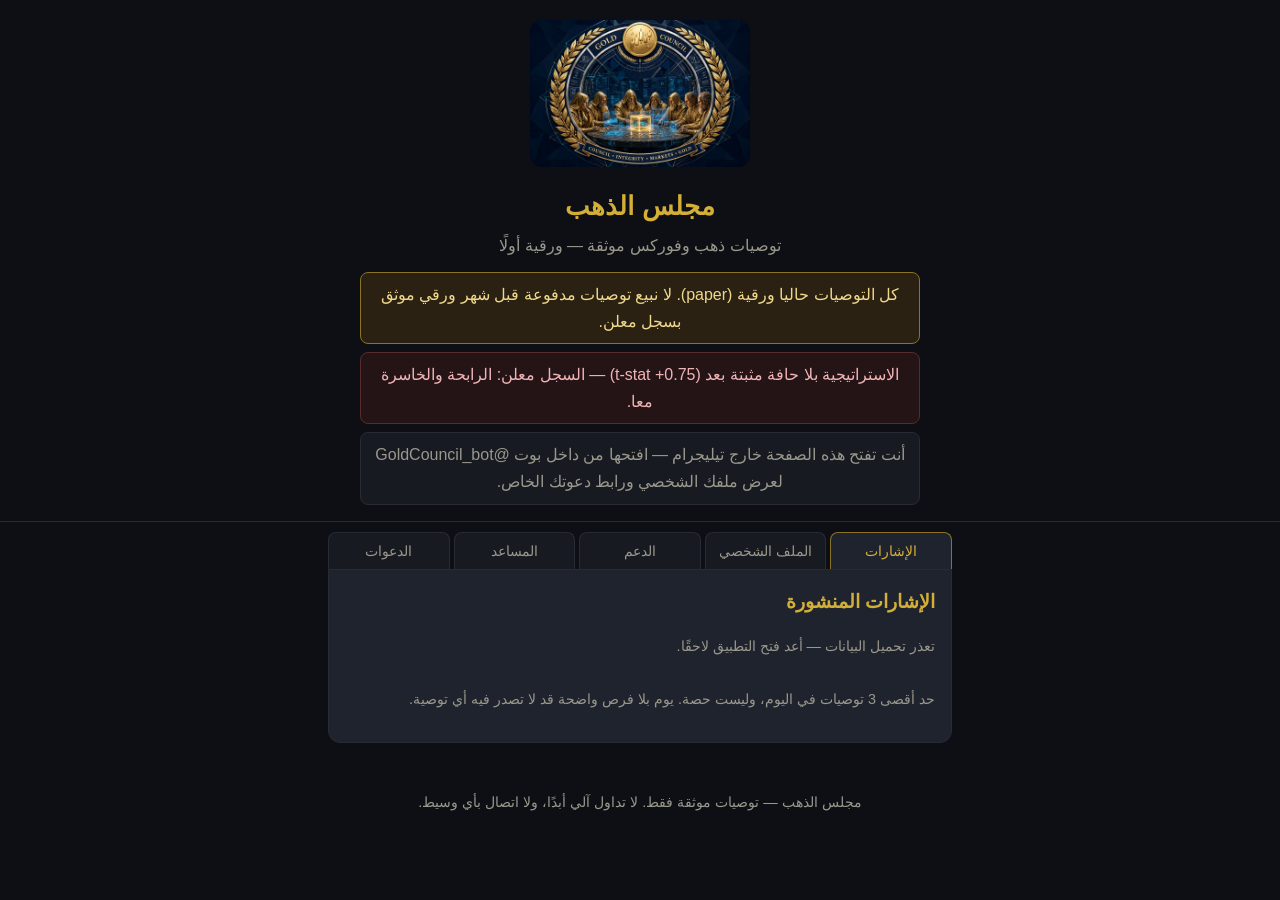
<file: site/webapp/index.html>
<!DOCTYPE html>
<!--
  Gold Council — Telegram WebApp (live data from Supabase)
  Data comes ONLY from the Supabase REST API (read-only, anon key) via
  ../assets/supabase.js: published signals, distinct journal stats, and
  the active FAQ. No live database access beyond that, no Telegram Bot API
  calls from this page, no trading actions of any kind.
  Pending/review signals are never shown. Profile and referral counts stay
  at their honest empty state until a server-side lookup exists.
-->
<html lang="ar" dir="rtl">
<head>
<meta charset="utf-8">
<meta name="viewport" content="width=device-width, initial-scale=1, viewport-fit=cover">
<title>مجلس الذهب | Gold Council</title>
<link rel="stylesheet" href="style.css">
</head>
<body>
<header class="app-header">
  <img class="logo" src="gold-council-logo.png" alt="شعار مجلس الذهب" onerror="this.style.display='none'">
  <h1>مجلس الذهب</h1>
  <p class="subtitle">توصيات ذهب وفوركس موثقة — ورقية أولًا</p>
  <p class="paper-notice" id="paper-notice">كل التوصيات حاليا ورقية (paper). لا نبيع توصيات مدفوعة قبل شهر ورقي موثق بسجل معلن.</p>
  <p class="honest-results">الاستراتيجية بلا حافة مثبتة بعد (t-stat +0.75) — السجل معلن: الرابحة والخاسرة معا.</p>
  <p class="telegram-note" id="telegram-note" hidden>أنت تفتح هذه الصفحة خارج تيليجرام — افتحها من داخل بوت @GoldCouncil_bot لعرض ملفك الشخصي ورابط دعوتك الخاص.</p>
</header>

<nav class="tabs" role="tablist" aria-label="أقسام التطبيق">
  <button class="tab active" role="tab" aria-selected="true" data-tab="signals">الإشارات</button>
  <button class="tab" role="tab" aria-selected="false" data-tab="profile">الملف الشخصي</button>
  <button class="tab" role="tab" aria-selected="false" data-tab="support">الدعم</button>
  <button class="tab" role="tab" aria-selected="false" data-tab="assistant">المساعد</button>
  <button class="tab" role="tab" aria-selected="false" data-tab="referral">الدعوات</button>
</nav>

<main>
  <!-- الإشارات -->
  <section class="panel active" id="panel-signals" role="tabpanel">
    <h2>الإشارات المنشورة</h2>
    <p class="meta" id="signals-meta">جارٍ تحميل البيانات…</p>
    <div id="signals-list"></div>
    <div class="stats" id="journal-stats"></div>
    <p class="meta">حد أقصى 3 توصيات في اليوم، وليست حصة. يوم بلا فرص واضحة قد لا تصدر فيه أي توصية.</p>
  </section>

  <!-- الملف الشخصي -->
  <section class="panel" id="panel-profile" role="tabpanel">
    <h2>الملف الشخصي</h2>
    <div id="profile-body">
      <p class="empty">لا يوجد اشتراك مسجل بعد.</p>
      <p>أنت في قائمة الانتظار. للاشتراك تواصل مع محمد مباشرة — الدفع يدوي ولا يوجد دفع داخل البوت.</p>
    </div>
    <div class="stats" id="profile-progress"></div>
    <p><a class="btn" href="https://t.me/Dr_Robot_Eg" target="_blank" rel="noopener">تواصل مع محمد</a></p>
  </section>

  <!-- الدعم -->
  <section class="panel" id="panel-support" role="tabpanel">
    <h2>الدعم — أسئلة شائعة</h2>
    <div id="faq-list"><p class="meta">جارٍ تحميل الأسئلة الشائعة…</p></div>
    <p>رابط مجموعة النقاش يصلك مع رسالة الترحيب. لأي استفسار آخر:</p>
    <p><a class="btn" href="https://t.me/Dr_Robot_Eg" target="_blank" rel="noopener">تواصل مع محمد</a></p>
  </section>

  <!-- المساعد -->
  <section class="panel" id="panel-assistant" role="tabpanel">
    <h2>المساعد</h2>
    <p class="empty">المساعد يصل في المرحلة الثانية.</p>
    <p>سيجيب فقط من التوصيات المنشورة وسجلك الشخصي والأسئلة الشائعة — ولن يتنبأ بالأسعار ولن يتداول نيابة عنك.</p>
  </section>

  <!-- الدعوات -->
  <section class="panel" id="panel-referral" role="tabpanel">
    <h2>الدعوات</h2>
    <p>رابط دعوتك الشخصي:</p>
    <p class="invite-link" id="invite-link">https://t.me/GoldCouncil_bot?start=ref_&lt;id&gt;</p>
    <p class="meta" id="invite-note">رابط قالب — يُخصَّص برقمك بعد فتح التطبيق من داخل تيليجرام.</p>
    <p><button class="btn" id="copy-invite" type="button">نسخ رابط الدعوة</button></p>
    <p class="meta" id="copy-status" role="status"></p>
    <div class="stats" id="referral-stats"></div>
  </section>
</main>

<footer>
  <p>مجلس الذهب — توصيات موثقة فقط. لا تداول آلي أبدًا، ولا اتصال بأي وسيط.</p>
  <p class="meta" id="generated-at"></p>
</footer>

<script src="../assets/supabase.js"></script>
<script src="app.js"></script>
</body>
</html>
</file>
<file: site/webapp/style.css>
/* Gold Council WebApp — dark theme, Arabic RTL. Matches the landing page style:
   near-black background, gold accent, dark cards. No external fonts or assets. */
:root {
  --bg: #0d0f14;
  --card: #171a21;
  --card-border: #262b36;
  --text: #e8e6df;
  --muted: #9a978c;
  --gold: #d4af37;
  --gold-dim: #8a7326;
  --red: #e5484d;
  --green: #46a758;
}
* { box-sizing: border-box; }
body {
  margin: 0;
  background: var(--bg);
  color: var(--text);
  font-family: "Segoe UI", Tahoma, Arial, sans-serif;
  line-height: 1.7;
  direction: rtl;
}
.app-header {
  text-align: center;
  padding: 20px 16px 8px;
  border-bottom: 1px solid var(--card-border);
}
.logo { max-width: 220px; width: 70%; height: auto; border-radius: 12px; }
h1 { color: var(--gold); margin: 10px 0 0; font-size: 1.6rem; }
h2 { color: var(--gold); font-size: 1.2rem; margin-top: 0; }
.subtitle { color: var(--muted); margin: 4px 0 12px; }
.paper-notice {
  background: #2a2113;
  border: 1px solid var(--gold-dim);
  color: #f0d98c;
  border-radius: 8px;
  padding: 8px 12px;
  margin: 8px auto;
  max-width: 560px;
}
.honest-results {
  color: #f0b4b6;
  border: 1px solid #5a2b2d;
  background: #241416;
  border-radius: 8px;
  padding: 8px 12px;
  margin: 8px auto;
  max-width: 560px;
}
.telegram-note {
  color: var(--muted);
  background: var(--card);
  border: 1px solid var(--card-border);
  border-radius: 8px;
  padding: 8px 12px;
  margin: 8px auto;
  max-width: 560px;
}
.tabs {
  display: flex;
  gap: 4px;
  padding: 10px 8px 0;
  max-width: 640px;
  margin: 0 auto;
}
.tab {
  flex: 1;
  background: var(--card);
  color: var(--muted);
  border: 1px solid var(--card-border);
  border-bottom: none;
  border-radius: 8px 8px 0 0;
  padding: 10px 2px;
  font-size: 0.9rem;
  cursor: pointer;
}
.tab.active { background: #1e232e; color: var(--gold); border-color: var(--gold-dim); }
main { max-width: 640px; margin: 0 auto; padding: 0 8px 24px; }
.panel {
  display: none;
  background: #1e232e;
  border: 1px solid var(--card-border);
  border-radius: 0 0 12px 12px;
  padding: 16px;
}
.panel.active { display: block; }
.empty {
  background: var(--card);
  border: 1px dashed var(--card-border);
  border-radius: 8px;
  padding: 14px;
  text-align: center;
  color: var(--muted);
}
.meta { color: var(--muted); font-size: 0.9rem; }
.signal-card {
  background: var(--card);
  border: 1px solid var(--card-border);
  border-radius: 10px;
  padding: 12px;
  margin-bottom: 12px;
}
.signal-card .direction-sell { color: var(--red); font-weight: bold; }
.signal-card .direction-buy { color: var(--green); font-weight: bold; }
.paper-tag {
  display: inline-block;
  background: #2a2113;
  color: #f0d98c;
  border: 1px solid var(--gold-dim);
  border-radius: 6px;
  padding: 1px 8px;
  font-size: 0.8rem;
}
.stats {
  display: grid;
  grid-template-columns: repeat(auto-fit, minmax(110px, 1fr));
  gap: 8px;
  margin: 12px 0;
}
.stat {
  background: var(--card);
  border: 1px solid var(--card-border);
  border-radius: 8px;
  padding: 8px;
  text-align: center;
}
.stat .value { font-size: 1.3rem; font-weight: bold; color: var(--gold); }
.stat .label { font-size: 0.8rem; color: var(--muted); }
.faq-item { margin-bottom: 14px; }
.faq-item h3 { margin: 0 0 4px; font-size: 1rem; color: var(--text); }
.faq-item p { margin: 0; color: var(--muted); white-space: pre-line; }
.btn {
  display: inline-block;
  background: var(--gold);
  color: #141414;
  font-weight: bold;
  border: none;
  border-radius: 8px;
  padding: 10px 18px;
  cursor: pointer;
  text-decoration: none;
}
.invite-link {
  direction: ltr;
  text-align: left;
  background: var(--card);
  border: 1px solid var(--card-border);
  border-radius: 8px;
  padding: 10px;
  word-break: break-all;
  font-family: monospace;
}
footer { text-align: center; color: var(--muted); padding: 8px 16px 24px; font-size: 0.9rem; }
</file>
